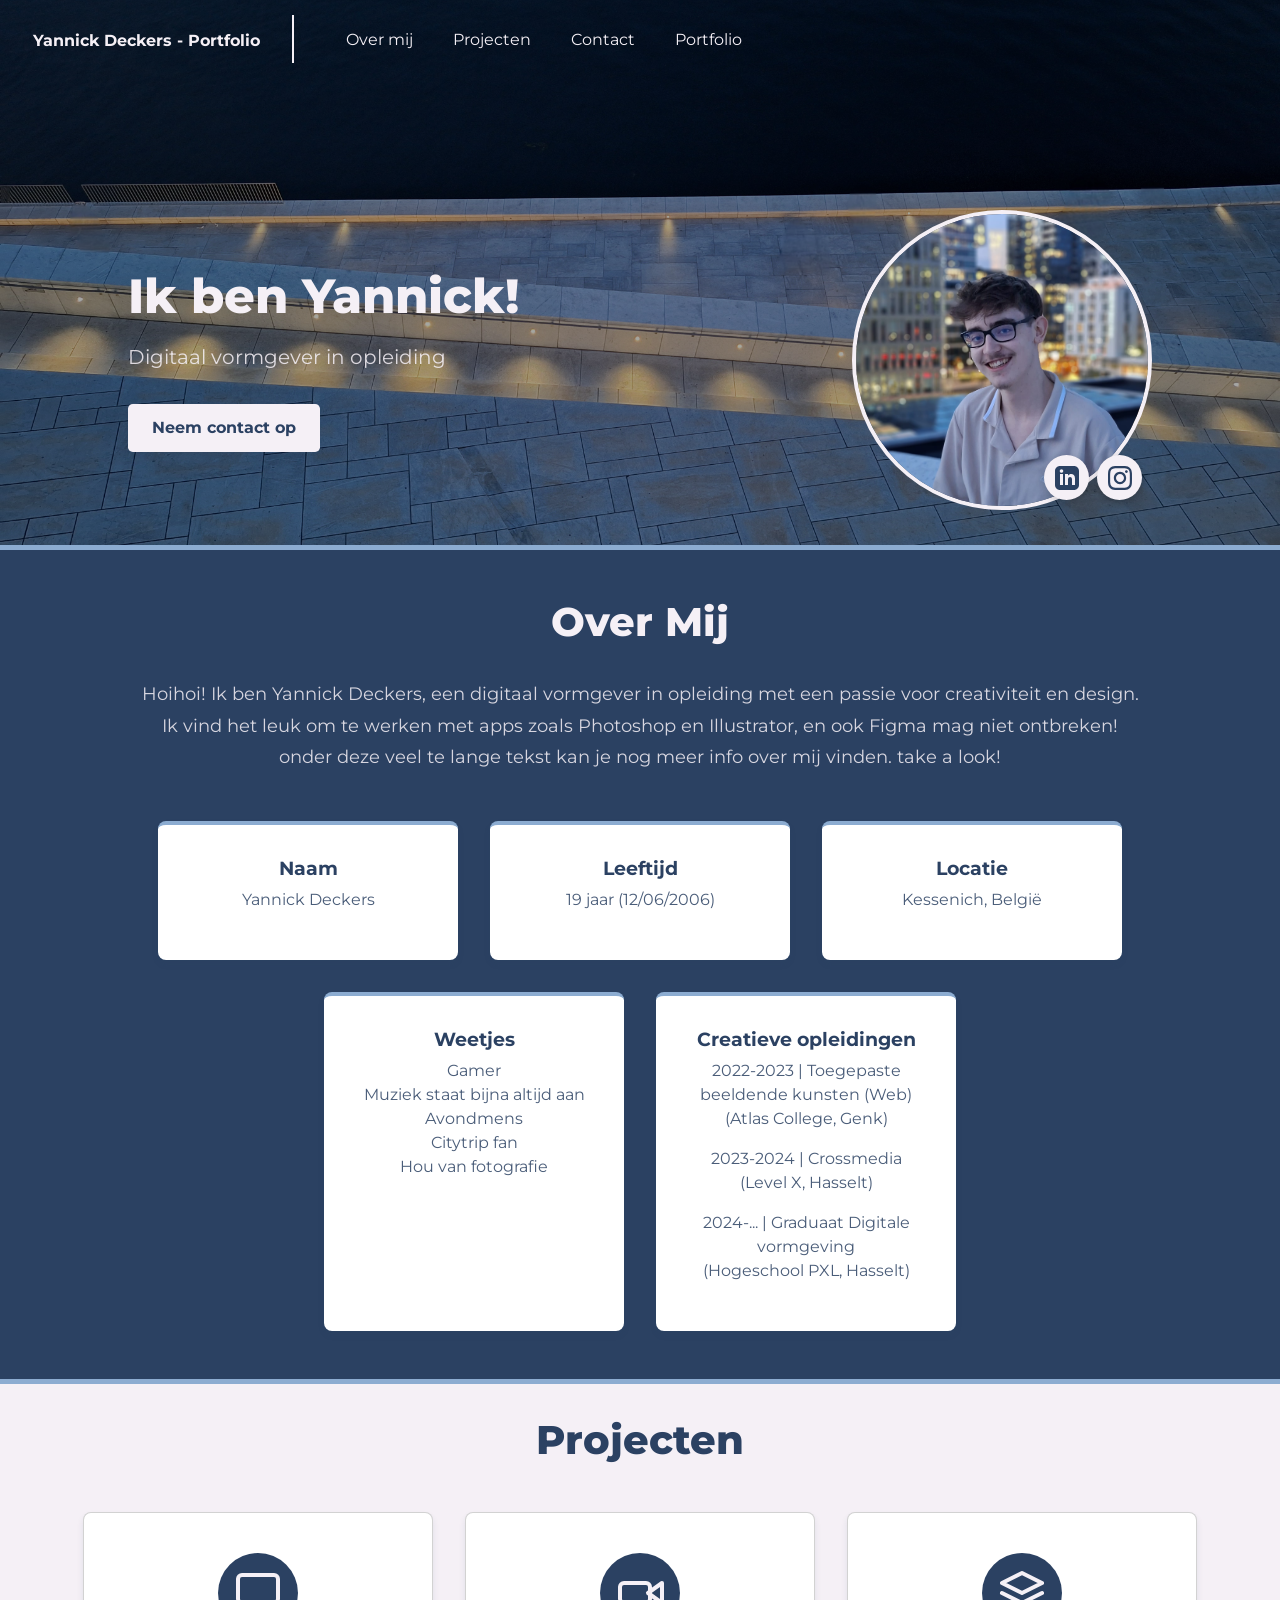
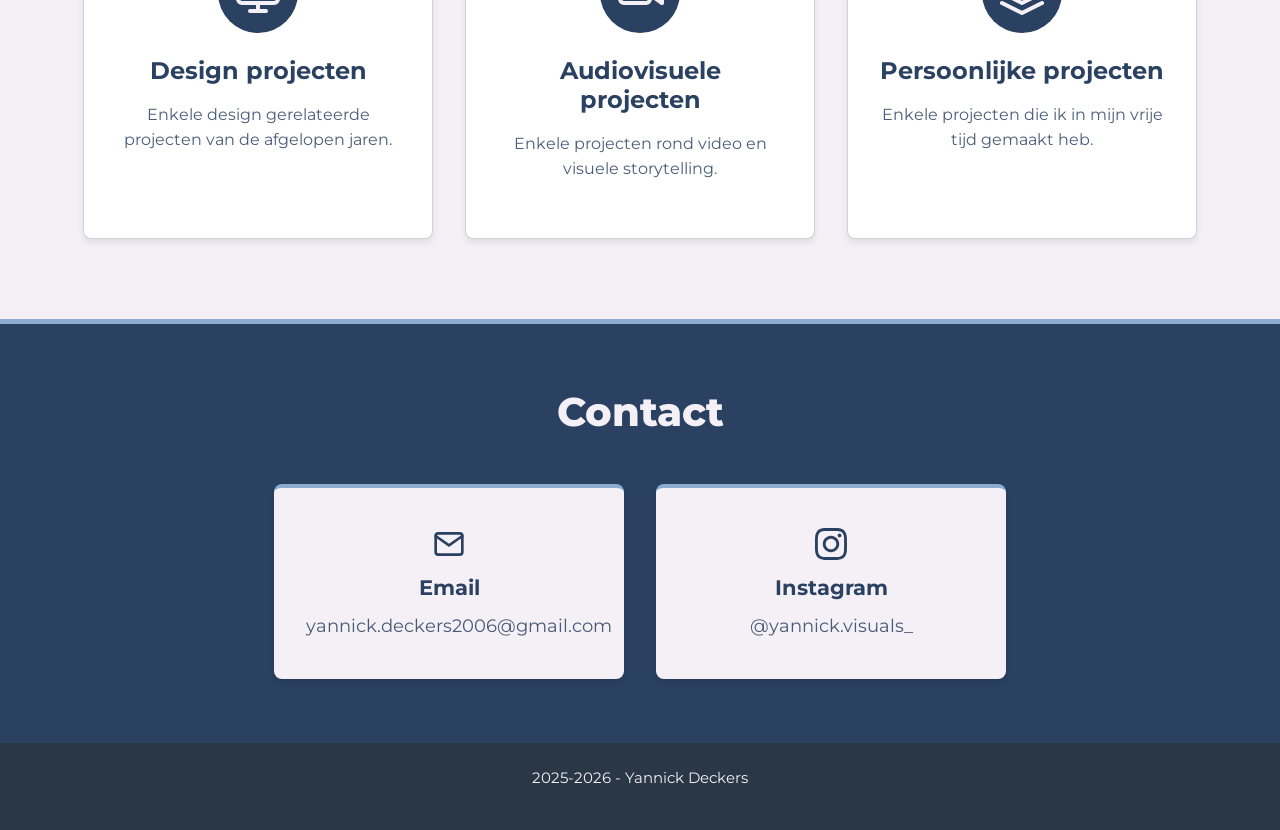
<file: index.html>
<!DOCTYPE html>
<html lang="nl">
<head>
    <meta charset="UTF-8">
    <meta name="viewport" content="width=device-width, initial-scale=1">
    <title>Portfolio - Yannick Deckers</title>
    <!-- Bootstrap CSS (CDN) -->
    <link href="https://cdn.jsdelivr.net/npm/bootstrap@5.3.2/dist/css/bootstrap.min.css" rel="stylesheet">
    <link rel="stylesheet" href="style.css">
    <link rel="preconnect" href="https://fonts.googleapis.com">
    <link rel="preconnect" href="https://fonts.gstatic.com" crossorigin>
    <link href="https://fonts.googleapis.com/css2?family=Montserrat:wght@400;600;700;800&display=swap" rel="stylesheet">
    <script src="script.js" defer></script>
</head>
<body>

<div class="bg-img">
    <section class="container">
        <nav class="navigation-bar">
            <h1>Yannick Deckers - Portfolio</h1>

            <button class="hamburger" id="hamburger">
                <span></span>
                <span></span>
                <span></span>
            </button>

            <ul id="navMenu">
                <li><a href="#about">Over mij</a></li>
                <li><a href="#projects">Projecten</a></li>
                <li><a href="#contact">Contact</a></li>
                <li><a href="portfolio.html">Portfolio</a></li>
            </ul>
        </nav>
    </section>
</div>

<div class="hero">
    <div class="hero-left">
        <h2>Ik ben Yannick!</h2>
        <p>Digitaal vormgever in opleiding</p>
        <a href="#contact" class="cta">Neem contact op</a>
    </div>

    <div class="hero-right">
        <div class="profile-wrapper">
            <img src="images/profilepic.jpg" alt="profile picture">
            <div class="social-icons">
                <a href="https://www.linkedin.com/in/jouw-profiel" target="_blank" class="social-icon">
                    <svg xmlns="http://www.w3.org/2000/svg" width="24" height="24" viewBox="0 0 24 24" fill="currentColor">
                        <path d="M19 0h-14c-2.761 0-5 2.239-5 5v14c0 2.761 2.239 5 5 5h14c2.762 0 5-2.239 5-5v-14c0-2.761-2.238-5-5-5zm-11 19h-3v-11h3v11zm-1.5-12.268c-.966 0-1.75-.79-1.75-1.764s.784-1.764 1.75-1.764 1.75.79 1.75 1.764-.783 1.764-1.75 1.764zm13.5 12.268h-3v-5.604c0-3.368-4-3.113-4 0v5.604h-3v-11h3v1.765c1.396-2.586 7-2.777 7 2.476v6.759z"/>
                    </svg>
                </a>
                <a href="https://www.instagram.com/yannick.visuals_" target="_blank" class="social-icon">
                    <svg xmlns="http://www.w3.org/2000/svg" width="24" height="24" viewBox="0 0 24 24" fill="currentColor">
                        <path d="M12 2.163c3.204 0 3.584.012 4.85.07 3.252.148 4.771 1.691 4.919 4.919.058 1.265.069 1.645.069 4.849 0 3.205-.012 3.584-.069 4.849-.149 3.225-1.664 4.771-4.919 4.919-1.266.058-1.644.07-4.85.07-3.204 0-3.584-.012-4.849-.07-3.26-.149-4.771-1.699-4.919-4.92-.058-1.265-.07-1.644-.07-4.849 0-3.204.013-3.583.07-4.849.149-3.227 1.664-4.771 4.919-4.919 1.266-.057 1.645-.069 4.849-.069zm0-2.163c-3.259 0-3.667.014-4.947.072-4.358.2-6.78 2.618-6.98 6.98-.059 1.281-.073 1.689-.073 4.948 0 3.259.014 3.668.072 4.948.2 4.358 2.618 6.78 6.98 6.98 1.281.058 1.689.072 4.948.072 3.259 0 3.668-.014 4.948-.072 4.354-.2 6.782-2.618 6.979-6.98.059-1.28.073-1.689.073-4.948 0-3.259-.014-3.667-.072-4.947-.196-4.354-2.617-6.78-6.979-6.98-1.281-.059-1.69-.073-4.949-.073zm0 5.838c-3.403 0-6.162 2.759-6.162 6.162s2.759 6.163 6.162 6.163 6.162-2.759 6.162-6.163c0-3.403-2.759-6.162-6.162-6.162zm0 10.162c-2.209 0-4-1.79-4-4 0-2.209 1.791-4 4-4s4 1.791 4 4c0 2.21-1.791 4-4 4zm6.406-11.845c-.796 0-1.441.645-1.441 1.44s.645 1.44 1.441 1.44c.795 0 1.439-.645 1.439-1.44s-.644-1.44-1.439-1.44z"/>
                    </svg>
                </a>
            </div>
        </div>
    </div>
</div>

<section class="about" id="about">
    <div class="about-container">
        <h2>Over Mij</h2>

        <div class="about-intro">
            <p>Hoihoi! Ik ben Yannick Deckers, een digitaal vormgever in opleiding met een passie voor creativiteit en design. Ik vind het leuk om te werken met apps zoals Photoshop en Illustrator, en ook Figma mag niet ontbreken! onder deze veel te lange tekst kan je nog meer info over mij vinden. take a look!  </p>
        </div>

        <div class="about-info">
            <div class="info-item">
                <h3>Naam</h3>
                <p>Yannick Deckers</p>
            </div>

            <div class="info-item">
                <h3>Leeftijd</h3>
                <p>19 jaar (12/06/2006)</p>
            </div>

            <div class="info-item">
                <h3>Locatie</h3>
                <p>Kessenich, België</p>
            </div>

            <div class="info-item">
                <h3>Weetjes</h3>
                <p>Gamer <br> Muziek staat bijna altijd aan <br> Avondmens <br> Citytrip fan <br> Hou van fotografie</p>
            </div>

            <div class="info-item">
                <h3>Creatieve opleidingen</h3>
                <p>2022-2023 | Toegepaste beeldende kunsten (Web) <br> (Atlas College, Genk) </p>
                <p>2023-2024 | Crossmedia <br> (Level X, Hasselt)</p>
                <p>2024-... | Graduaat Digitale vormgeving <br> (Hogeschool PXL, Hasselt)</p>
            </div>

        </div>
    </div>
</section>

<section class="categories" id="projects">
    <div class="categories-container">
        <h2 class="categories-title">Projecten</h2>

        <div class="cards-container">
            <a href="designprojecten.html" class="card">
                <div class="card-icon">
                    <svg xmlns="http://www.w3.org/2000/svg" width="48" height="48" viewBox="0 0 24 24" fill="none" stroke="currentColor" stroke-width="2" stroke-linecap="round" stroke-linejoin="round">
                        <rect x="2" y="3" width="20" height="14" rx="2"/>
                        <line x1="8" y1="21" x2="16" y2="21"/>
                        <line x1="12" y1="17" x2="12" y2="21"/>
                    </svg>
                </div>
                <h3>Design projecten</h3>
                <p>Enkele design gerelateerde projecten van de afgelopen jaren.</p>
            </a>

            <a href="audiovisueleprojecten.html" class="card">
                <div class="card-icon">
                    <svg xmlns="http://www.w3.org/2000/svg" width="48" height="48" viewBox="0 0 24 24" fill="none"
                         stroke="currentColor" stroke-width="2" stroke-linecap="round" stroke-linejoin="round">
                        <rect x="2" y="7" width="15" height="10" rx="2" ry="2"/>
                        <polygon points="23 7 16 12 23 17 23 7"/>
                    </svg>
                </div>
                <h3>Audiovisuele projecten </h3>
                <p>Enkele projecten rond video en visuele storytelling.</p>
            </a>

            <a href="persoonlijkeprojecten.html" class="card">
                <div class="card-icon">
                    <svg xmlns="http://www.w3.org/2000/svg" width="48" height="48" viewBox="0 0 24 24" fill="none" stroke="currentColor" stroke-width="2" stroke-linecap="round" stroke-linejoin="round">
                        <path d="M12 2L2 7l10 5 10-5-10-5z"/>
                        <path d="M2 17l10 5 10-5"/>
                        <path d="M2 12l10 5 10-5"/>
                    </svg>
                </div>
                <h3>Persoonlijke projecten</h3>
                <p>Enkele projecten die ik in mijn vrije tijd gemaakt heb.</p>
            </a>
        </div>
    </div>
</section>

<section class="contact" id="contact">
    <div class="contact-container">
        <h2>Contact</h2>
        <div class="contact-info">
            <div class="contact-item">
                <svg xmlns="http://www.w3.org/2000/svg" width="32" height="32" viewBox="0 0 24 24" fill="none" stroke="currentColor" stroke-width="2" stroke-linecap="round" stroke-linejoin="round">
                    <path d="M4 4h16c1.1 0 2 .9 2 2v12c0 1.1-.9 2-2 2H4c-1.1 0-2-.9-2-2V6c0-1.1.9-2 2-2z"/>
                    <polyline points="22,6 12,13 2,6"/>
                </svg>
                <h3>Email</h3>
                <a href="mailto:yannick.deckers2006@gmail.com">yannick.deckers2006@gmail.com</a>
            </div>
            <div class="contact-item">
                <svg xmlns="http://www.w3.org/2000/svg" width="32" height="32" viewBox="0 0 24 24" fill="currentColor">
                    <path d="M12 2.163c3.204 0 3.584.012 4.85.07 3.252.148 4.771 1.691 4.919 4.919.058 1.265.069 1.645.069 4.849 0 3.205-.012 3.584-.069 4.849-.149 3.225-1.664 4.771-4.919 4.919-1.266.058-1.644.07-4.85.07-3.204 0-3.584-.012-4.849-.07-3.26-.149-4.771-1.699-4.919-4.92-.058-1.265-.07-1.644-.07-4.849 0-3.204.013-3.583.07-4.849.149-3.227 1.664-4.771 4.919-4.919 1.266-.057 1.645-.069 4.849-.069zm0-2.163c-3.259 0-3.667.014-4.947.072-4.358.2-6.78 2.618-6.98 6.98-.059 1.281-.073 1.689-.073 4.948 0 3.259.014 3.668.072 4.948.2 4.358 2.618 6.78 6.98 6.98 1.281.058 1.689.072 4.948.072 3.259 0 3.668-.014 4.948-.072 4.354-.2 6.782-2.618 6.979-6.98.059-1.28.073-1.689.073-4.948 0-3.259-.014-3.667-.072-4.947-.196-4.354-2.617-6.78-6.979-6.98-1.281-.059-1.69-.073-4.949-.073zm0 5.838c-3.403 0-6.162 2.759-6.162 6.162s2.759 6.163 6.162 6.163 6.162-2.759 6.162-6.163c0-3.403-2.759-6.162-6.162-6.162zm0 10.162c-2.209 0-4-1.79-4-4 0-2.209 1.791-4 4-4s4 1.791 4 4c0 2.21-1.791 4-4 4zm6.406-11.845c-.796 0-1.441.645-1.441 1.44s.645 1.44 1.441 1.44c.795 0 1.439-.645 1.439-1.44s-.644-1.44-1.439-1.44z"/>
                </svg>
                <h3>Instagram</h3>
                <a href="https://www.instagram.com/yannick.visuals_" target="_blank">@yannick.visuals_</a>
            </div>
        </div>
    </div>
</section>

<footer class="footer">
    <p>2025-2026 - Yannick Deckers</p>
</footer>

</body>
</html>
</file>
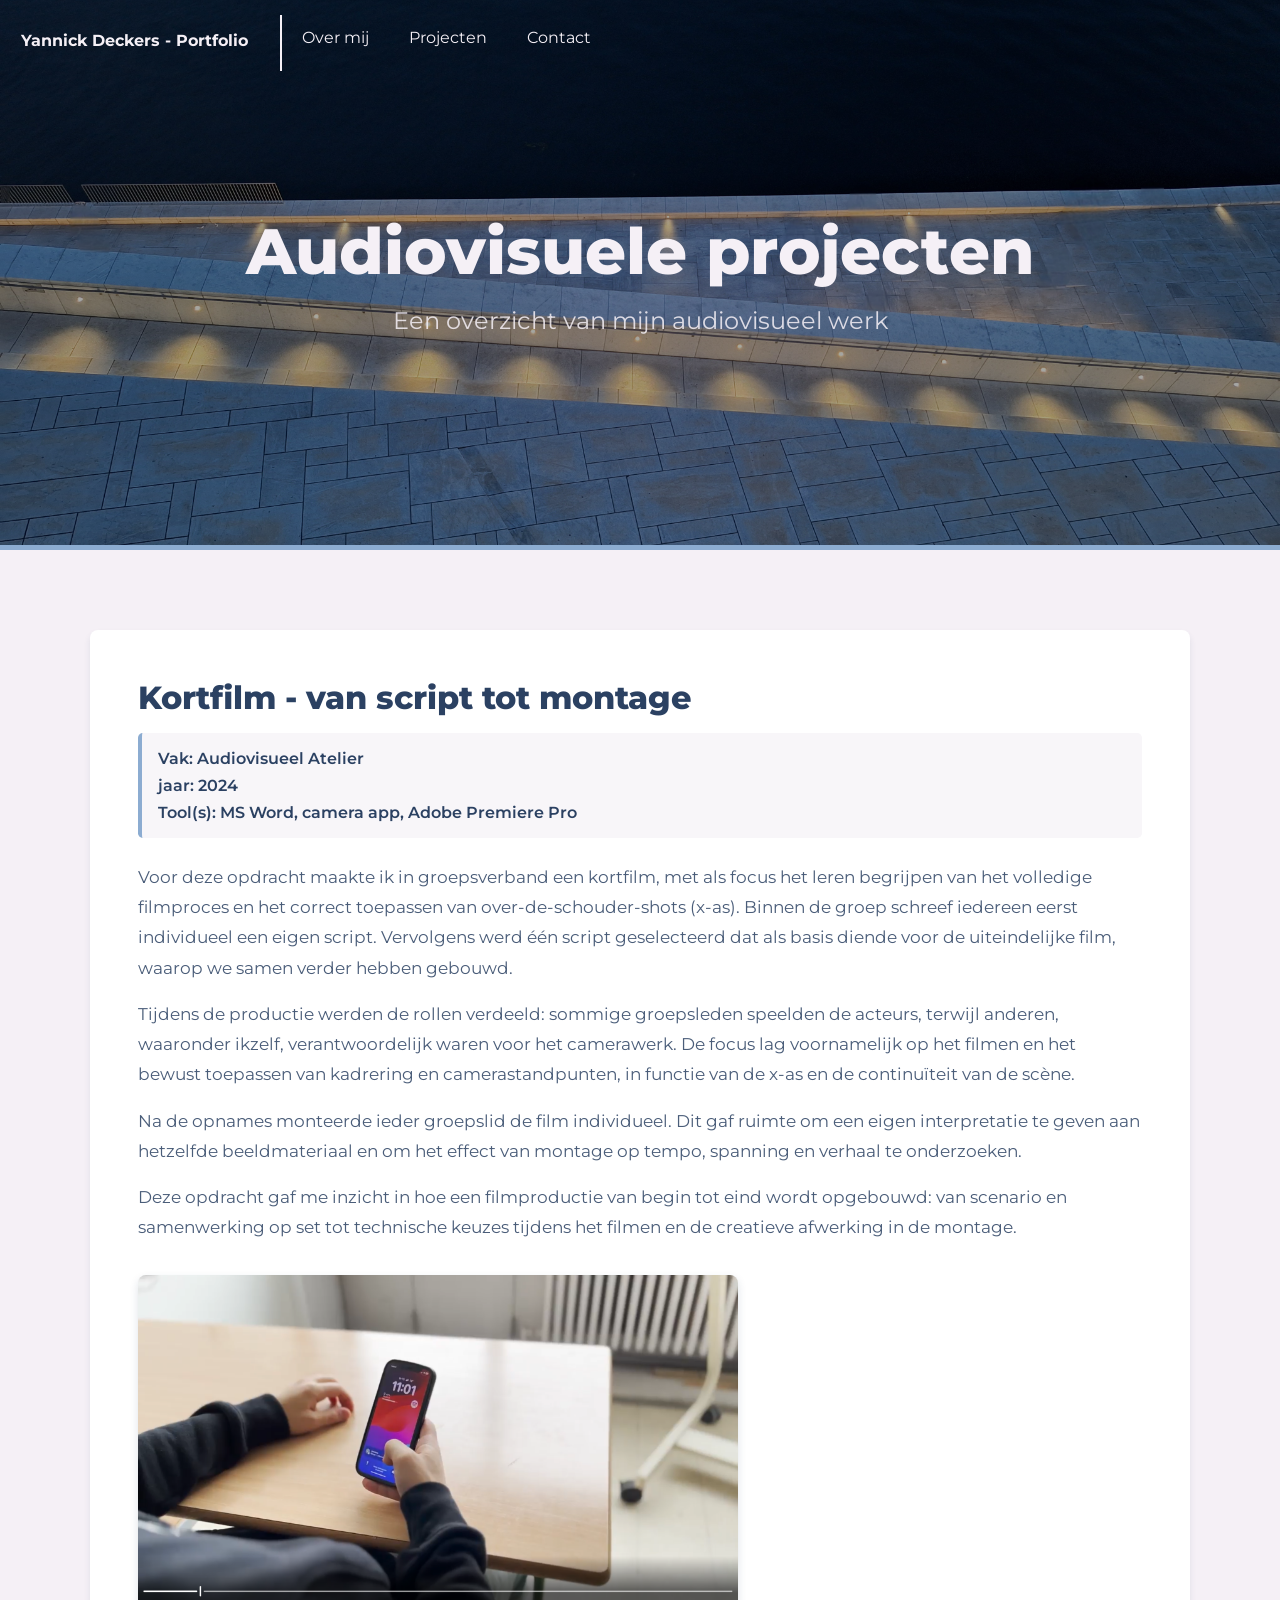
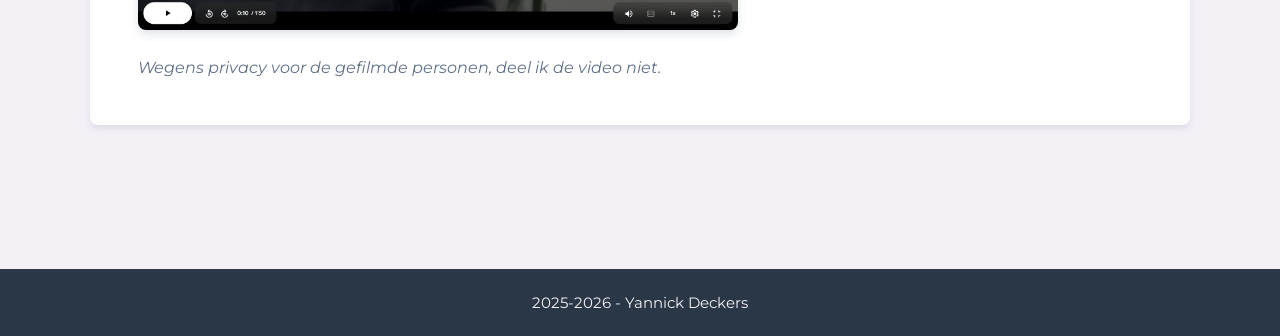
<file: audiovisueleprojecten.html>
<!DOCTYPE html>
<html lang="en">
<head>
    <meta charset="UTF-8">
    <meta name="viewport" content="width=device-width, initial-scale=1">
    <title>Audiovisuele projecten</title>
    <link rel="stylesheet" href="Projectenpaginas.css">
    <link rel="preconnect" href="https://fonts.googleapis.com">
    <link rel="preconnect" href="https://fonts.gstatic.com" crossorigin>
    <link href="https://fonts.googleapis.com/css2?family=Montserrat:wght@400;600;700;800&display=swap" rel="stylesheet">
    <link rel="stylesheet" href="style.css">
    <script src="script.js" defer></script>
</head>
<body>

<div class="bg-img">
    <section class="container">
        <nav class="navigation-bar">
            <h1>Yannick Deckers - Portfolio</h1>

            <button class="hamburger" id="hamburger">
                <span></span>
                <span></span>
                <span></span>
            </button>

            <ul id="navMenu">
                <li><a href="index.html#about">Over mij</a></li>
                <li><a href="index.html#projects">Projecten</a></li>
                <li><a href="index.html#contact">Contact</a></li>
            </ul>
        </nav>
    </section>

    <div class="page-title">
        <h2>Audiovisuele projecten</h2>
        <p>Een overzicht van mijn audiovisueel werk</p>
    </div>
</div>

<section class="projects-section">
    <div class="projects-container">

        <article class="project">
            <div class="project-text">
                <h2>Kortfilm - van script tot montage</h2>
                <ul class="project-info">
                    <li>Vak: Audiovisueel Atelier</li>
                    <li>jaar: 2024</li>
                    <li>Tool(s): MS Word, camera app, Adobe Premiere Pro</li>
                </ul>
                <p>Voor deze opdracht maakte ik in groepsverband een kortfilm, met als focus het leren begrijpen van het volledige filmproces en het correct toepassen van over-de-schouder-shots (x-as). Binnen de groep schreef iedereen eerst individueel een eigen script. Vervolgens werd één script geselecteerd dat als basis diende voor de uiteindelijke film, waarop we samen verder hebben gebouwd.</p>
                <p>Tijdens de productie werden de rollen verdeeld: sommige groepsleden speelden de acteurs, terwijl anderen, waaronder ikzelf, verantwoordelijk waren voor het camerawerk. De focus lag voornamelijk op het filmen en het bewust toepassen van kadrering en camerastandpunten, in functie van de x-as en de continuïteit van de scène.</p>
                <p>Na de opnames monteerde ieder groepslid de film individueel. Dit gaf ruimte om een eigen interpretatie te geven aan hetzelfde beeldmateriaal en om het effect van montage op tempo, spanning en verhaal te onderzoeken.</p>
                <p>Deze opdracht gaf me inzicht in hoe een filmproductie van begin tot eind wordt opgebouwd: van scenario en samenwerking op set tot technische keuzes tijdens het filmen en de creatieve afwerking in de montage.</p>
            </div>

            <div class="disclaimer">
            <div class="project-images-single">
                <img src="images/Kortfilm.png" alt="Kortfilm screenshot">
            </div>
            <p><i>Wegens privacy voor de gefilmde personen, deel ik de video niet.</i></p>
            </div>
        </article>

    </div>
</section>

<footer class="footer">
    <p>2025-2026 - Yannick Deckers</p>
</footer>

</body>
</html>
</file>
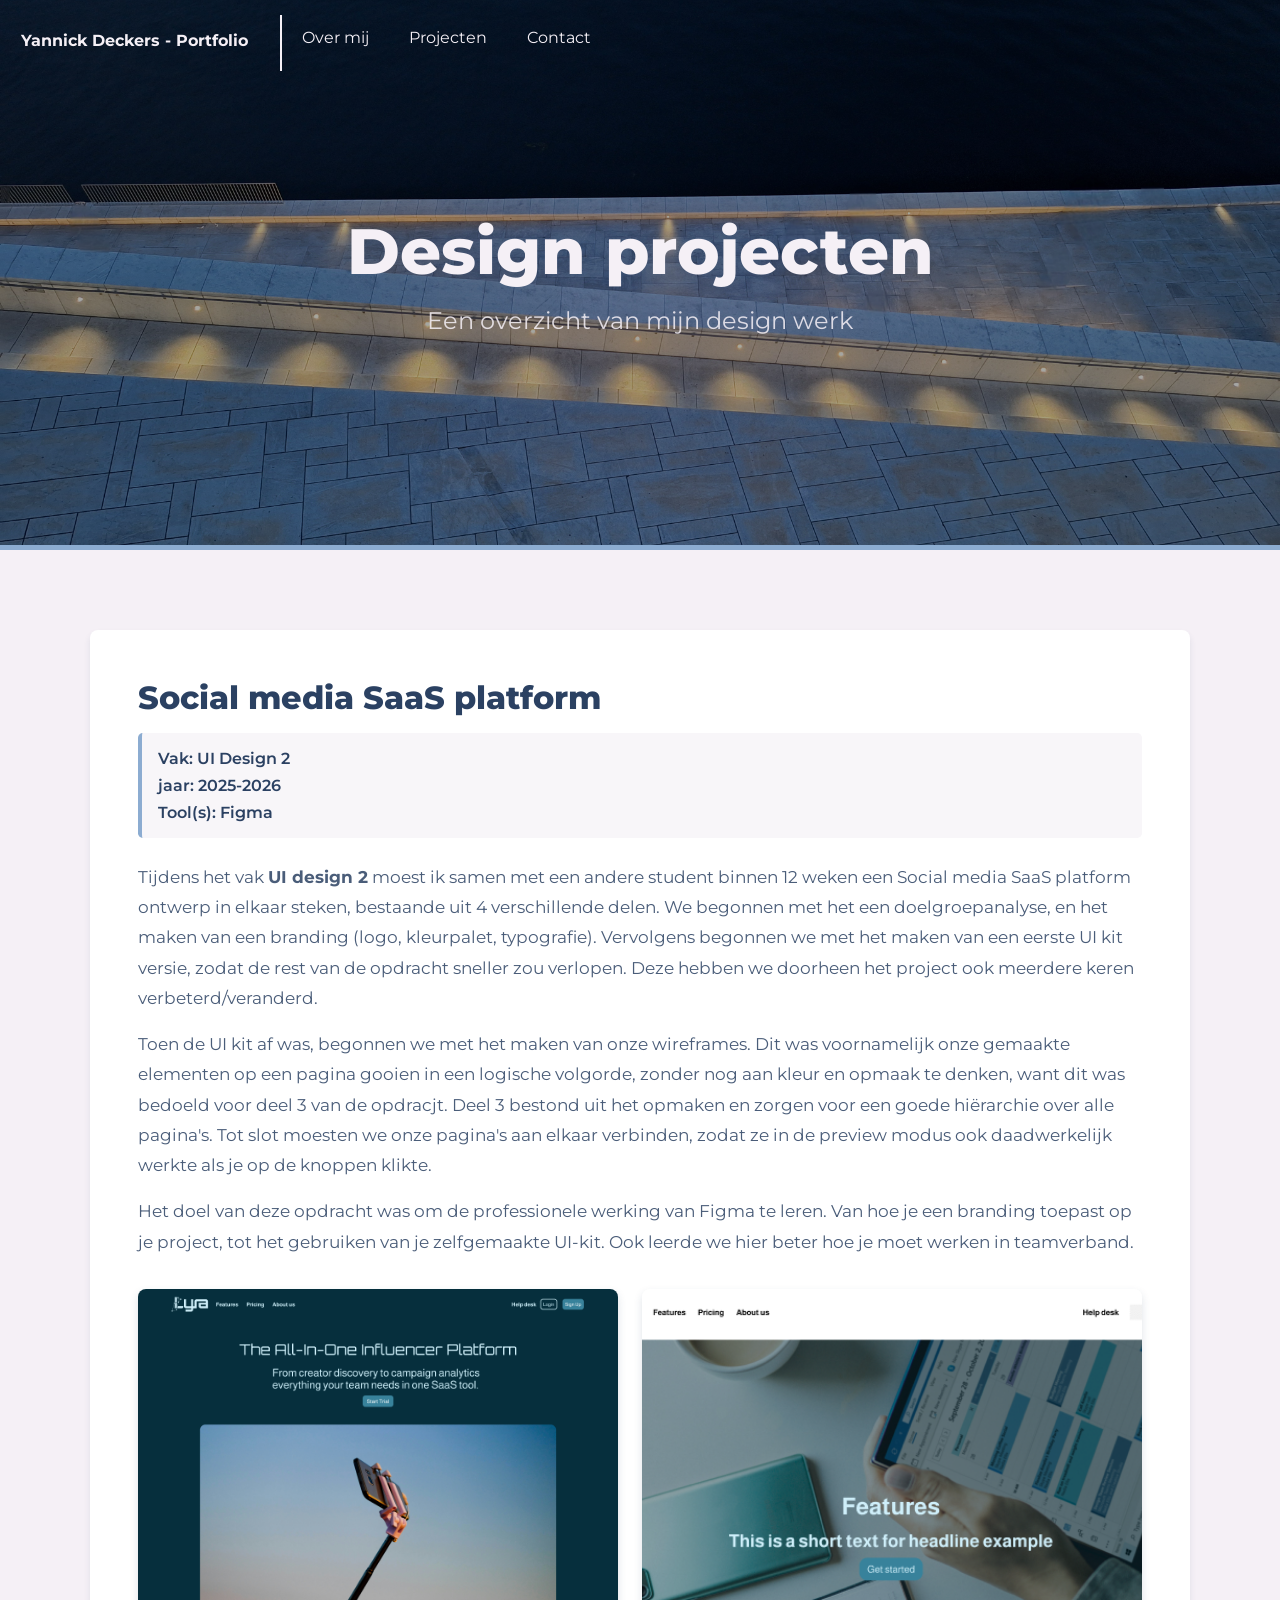
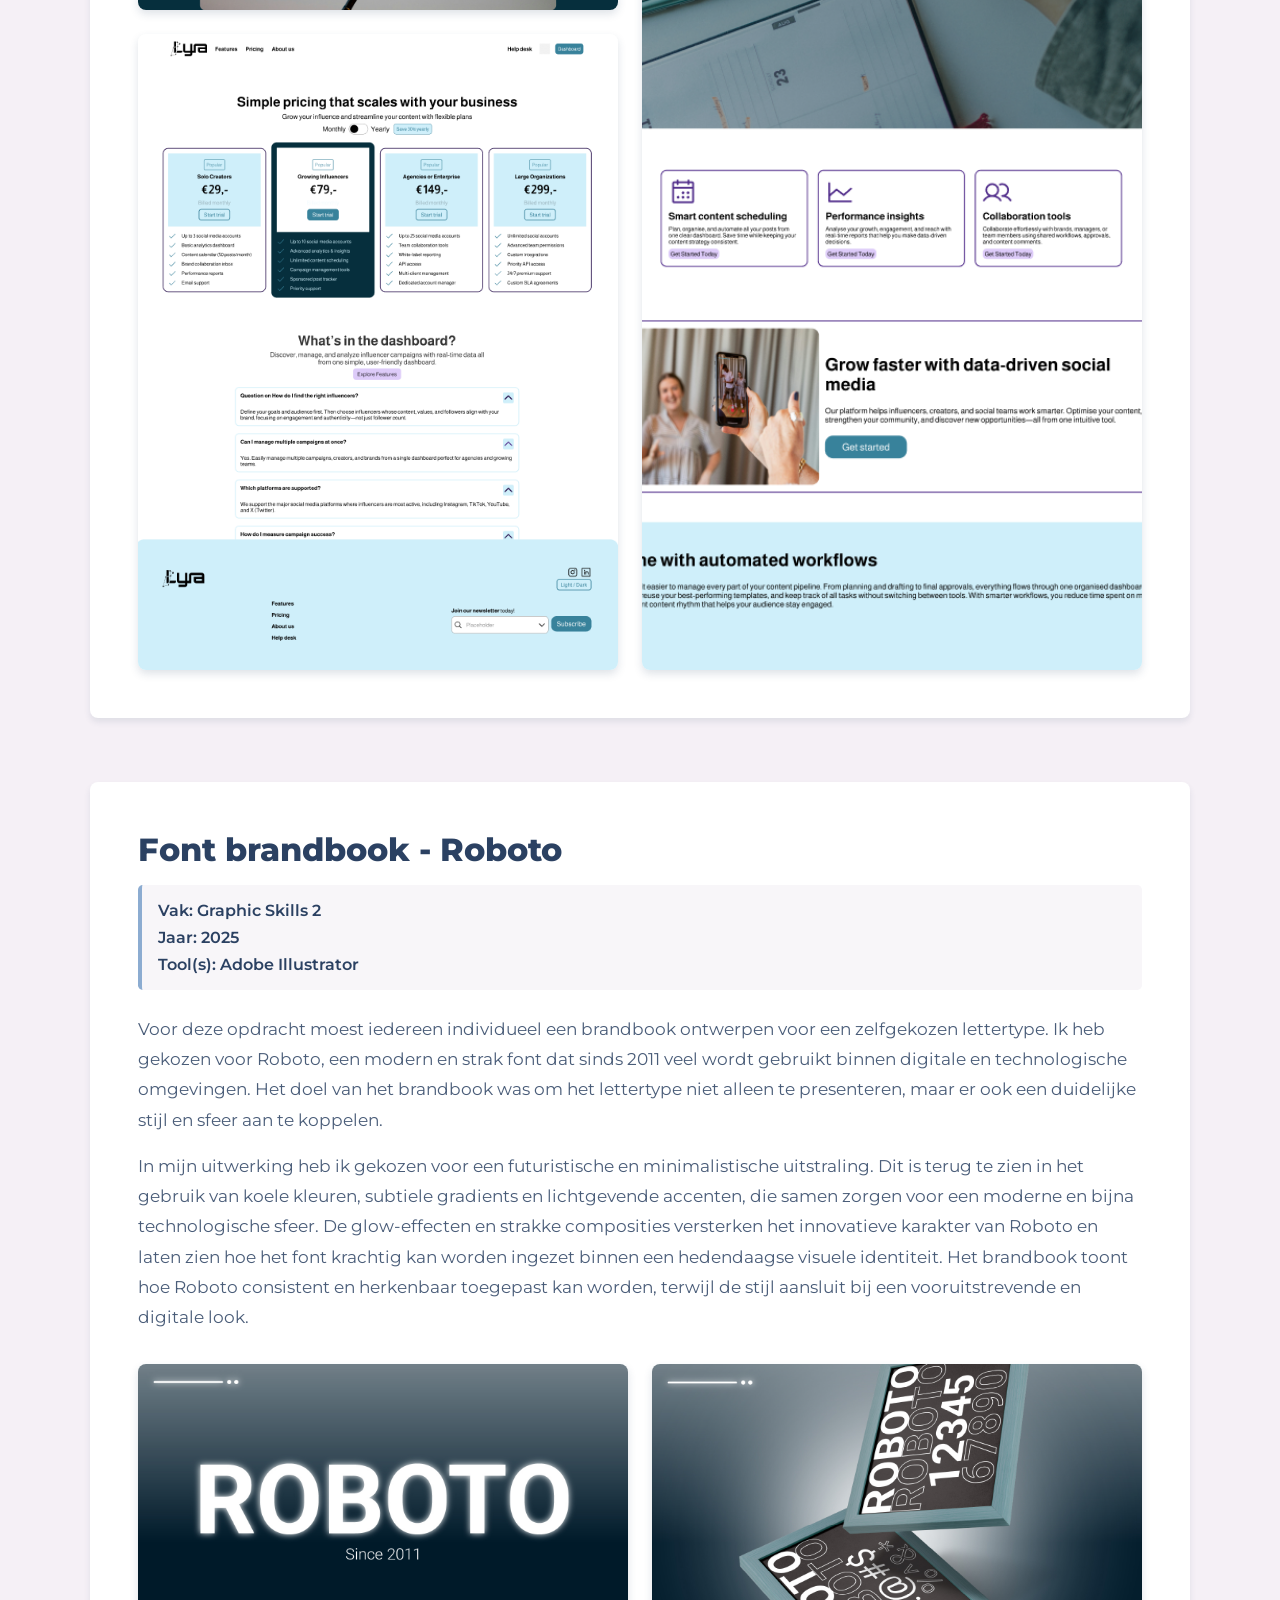
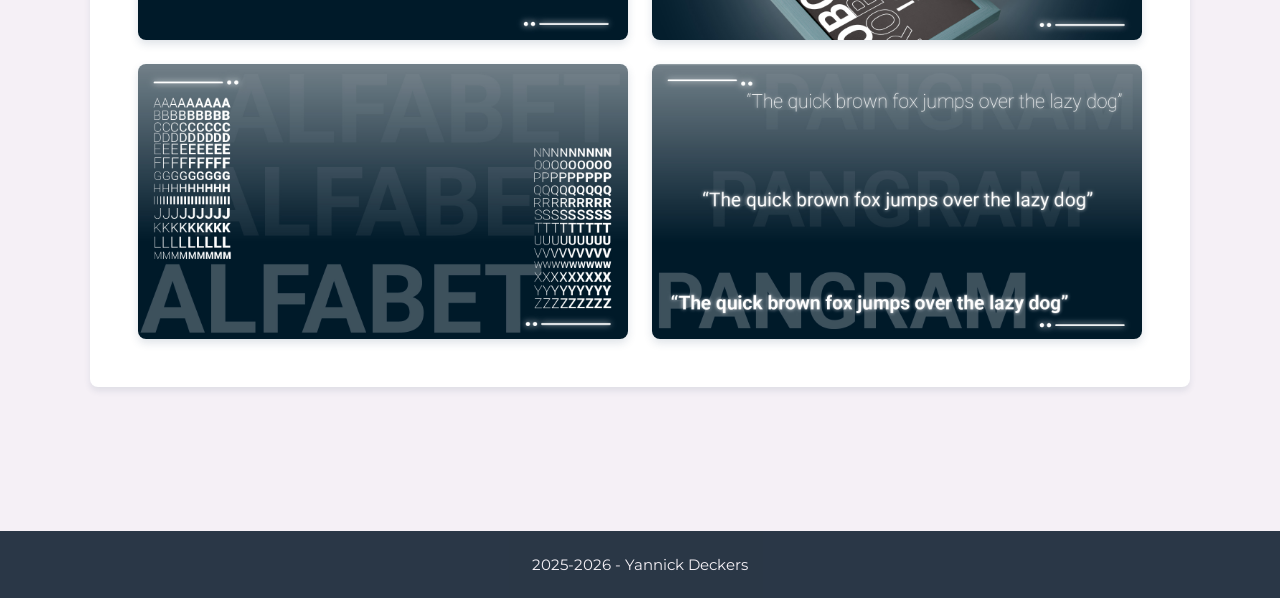
<file: designprojecten.html>
<!DOCTYPE html>
<html lang="nl">
<head>
    <meta charset="UTF-8">
    <meta name="viewport" content="width=device-width, initial-scale=1">
    <title>Grafische projecten</title>
    <link rel="stylesheet" href="Projectenpaginas.css">
    <link rel="preconnect" href="https://fonts.googleapis.com">
    <link rel="preconnect" href="https://fonts.gstatic.com" crossorigin>
    <link href="https://fonts.googleapis.com/css2?family=Montserrat:wght@400;600;700;800&display=swap" rel="stylesheet">
    <link rel="stylesheet" href="style.css">
    <script src="script.js" defer></script>
</head>
<body>

<div class="bg-img">
    <section class="container">
        <nav class="navigation-bar">
            <h1>Yannick Deckers - Portfolio</h1>

            <button class="hamburger" id="hamburger">
                <span></span>
                <span></span>
                <span></span>
            </button>

            <ul id="navMenu">
                <li><a href="index.html#about">Over mij</a></li>
                <li><a href="index.html#projects">Projecten</a></li>
                <li><a href="index.html#contact">Contact</a></li>
            </ul>
        </nav>
    </section>

    <div class="page-title">
        <h2>Design projecten</h2>
        <p>Een overzicht van mijn design werk</p>
    </div>
</div>

<section class="projects-section">
    <div class="projects-container">

        <article class="project">
            <div class="project-text">
                <h2>Social media SaaS platform</h2>
                <ul class="project-info">
                    <li>Vak: UI Design 2</li>
                    <li>jaar: 2025-2026</li>
                    <li>Tool(s): Figma</li>
                </ul>
                <p>Tijdens het vak <b>UI design 2</b> moest ik samen met een andere student binnen 12 weken een Social media SaaS platform ontwerp in elkaar steken, bestaande uit 4 verschillende delen. We begonnen met het een doelgroepanalyse, en het maken van een branding (logo, kleurpalet, typografie). Vervolgens begonnen we met het maken van een eerste UI kit versie, zodat de rest van de opdracht sneller zou verlopen. Deze hebben we doorheen het project ook meerdere keren verbeterd/veranderd.</p>
                <p>Toen de UI kit af was, begonnen we met het maken van onze wireframes. Dit was voornamelijk onze gemaakte elementen op een pagina gooien in een logische volgorde, zonder nog aan kleur en opmaak te denken, want dit was bedoeld voor deel 3 van de opdracjt. Deel 3 bestond uit het opmaken en zorgen voor een goede hiërarchie over alle pagina's. Tot slot moesten we onze pagina's aan elkaar verbinden, zodat ze in de preview modus ook daadwerkelijk werkte als je op de knoppen klikte. </p>
                <p>Het doel van deze opdracht was om de professionele werking van Figma te leren. Van hoe je een branding toepast op je project, tot het gebruiken van je zelfgemaakte UI-kit. Ook leerde we hier beter hoe je moet werken in teamverband.</p>
            </div>
            <div class="project-images">
                <div class="images-under-eachother">
                    <img src="images/Saas1.png" alt="SaaS homepage screenshot">
                    <img src="images/SaaS2.png" alt="Figma screenshot">
                </div>
                    <img src="images/SaaS3.png" alt="Figma screenshot">
            </div>
        </article>
        <article class="project">
            <div class="project-text">
                <h2>Font brandbook - Roboto</h2>
                <ul class="project-info">
                    <li>Vak: Graphic Skills 2</li>
                    <li>Jaar: 2025</li>
                    <li>Tool(s): Adobe Illustrator</li>
                </ul>
                <p>Voor deze opdracht moest iedereen individueel een brandbook ontwerpen voor een zelfgekozen lettertype. Ik heb gekozen voor Roboto, een modern en strak font dat sinds 2011 veel wordt gebruikt binnen digitale en technologische omgevingen. Het doel van het brandbook was om het lettertype niet alleen te presenteren, maar er ook een duidelijke stijl en sfeer aan te koppelen.</p>
                <p>In mijn uitwerking heb ik gekozen voor een futuristische en minimalistische uitstraling. Dit is terug te zien in het gebruik van koele kleuren, subtiele gradients en lichtgevende accenten, die samen zorgen voor een moderne en bijna technologische sfeer. De glow-effecten en strakke composities versterken het innovatieve karakter van Roboto en laten zien hoe het font krachtig kan worden ingezet binnen een hedendaagse visuele identiteit. Het brandbook toont hoe Roboto consistent en herkenbaar toegepast kan worden, terwijl de stijl aansluit bij een vooruitstrevende en digitale look.</p>
            </div>
            <div class="project-images">
                <div class="images-under-eachother">
                    <img src="images/Robotobb1.jpg" alt="Roboto brandbook screenshot">
                    <img src="images/Robotobb2.jpg" alt="Roboto brandbook screenshot">
                </div>
                <div class="images-under-eachother">
                <img src="images/Robotobb3.jpg" alt="Roboto brandbook screenshot">
                <img src="images/Robotobb4.jpg" alt="Roboto brandbook screenshot">
                </div>
            </div>
        </article>

    </div>
</section>

<footer class="footer">
    <p>2025-2026 - Yannick Deckers</p>
</footer>

</body>
</html>
</file>
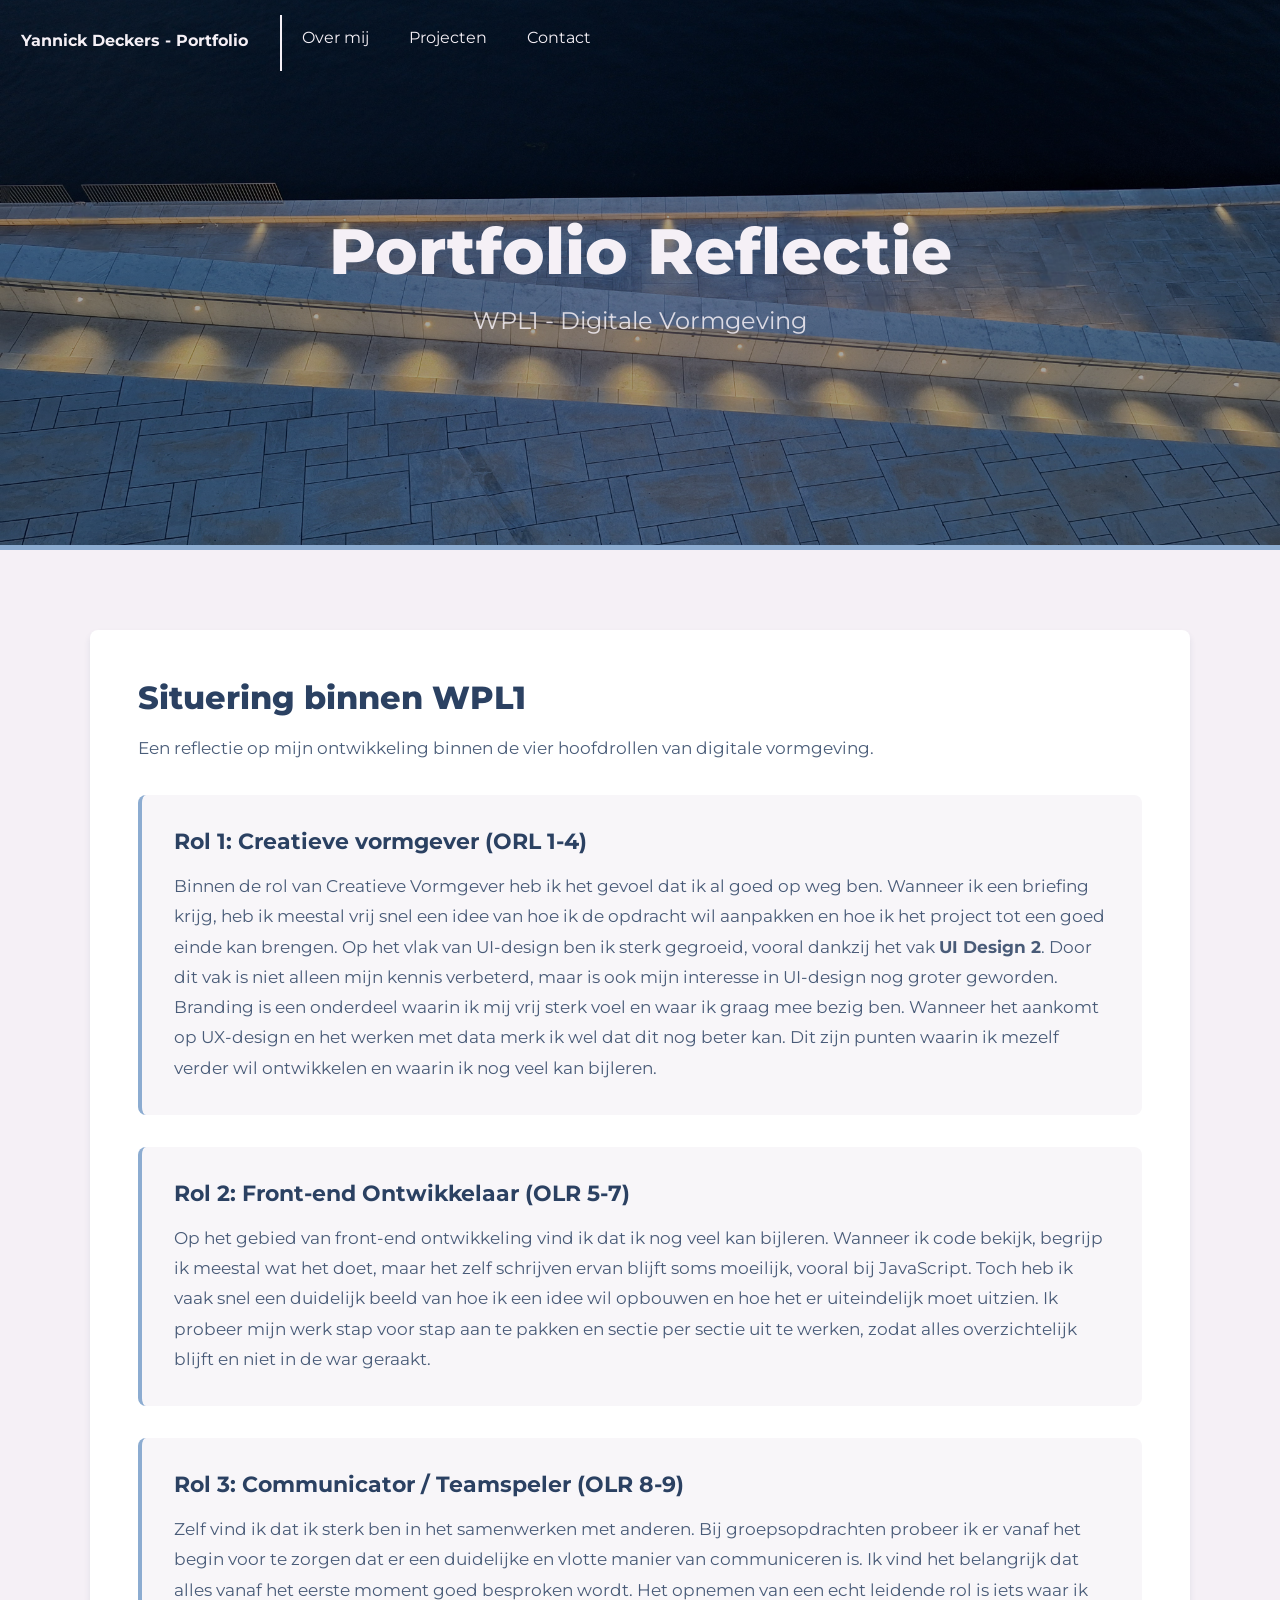
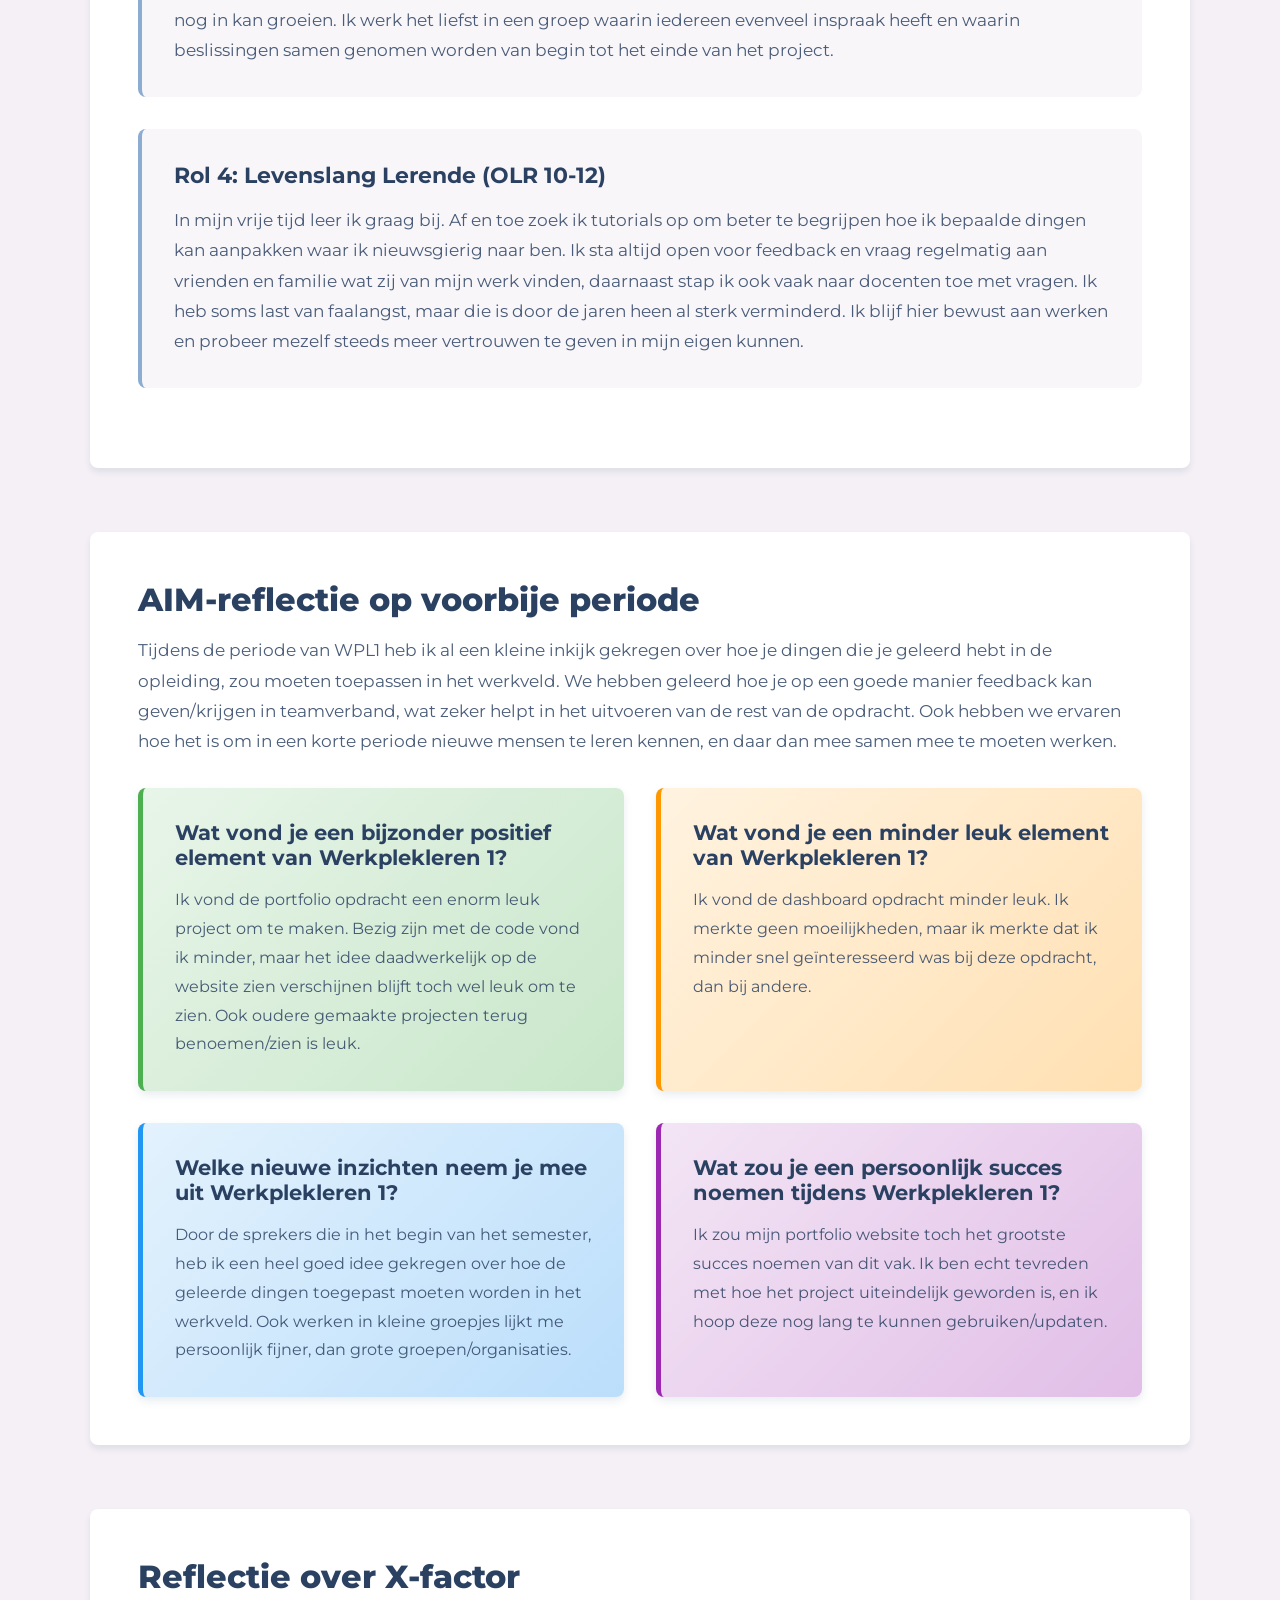
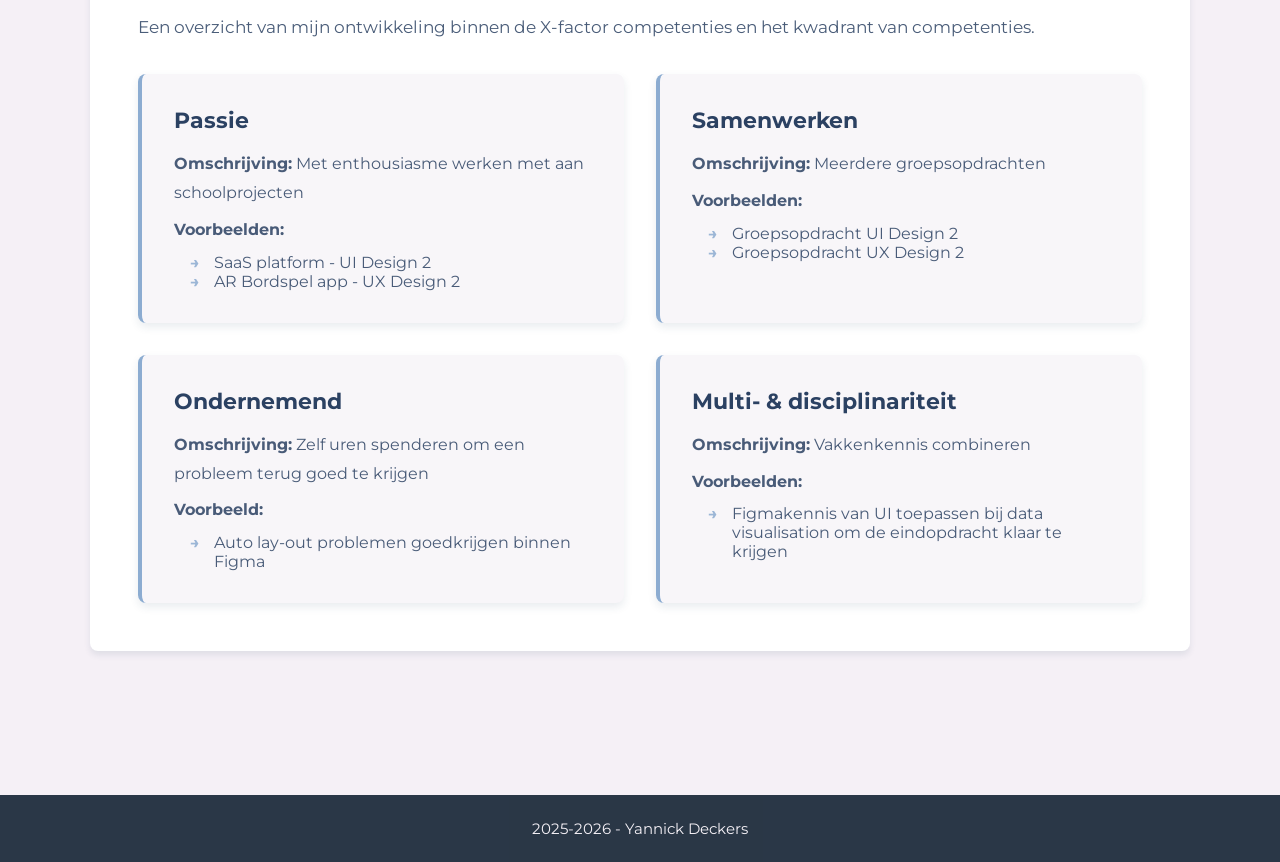
<file: eindreflectie.html>
<!DOCTYPE html>
<html lang="nl">
<head>
    <meta charset="UTF-8">
    <meta name="viewport" content="width=device-width, initial-scale=1">
    <title>Eindreflectie</title>
    <link rel="stylesheet" href="eindreflectie.css">
    <link rel="preconnect" href="https://fonts.googleapis.com">
    <link rel="preconnect" href="https://fonts.gstatic.com" crossorigin>
    <link href="https://fonts.googleapis.com/css2?family=Montserrat:wght@400;600;700;800&display=swap" rel="stylesheet">
    <link rel="stylesheet" href="style.css">
    <script src="script.js" defer></script>
</head>
<body>

<div class="bg-img">
    <section class="container">
        <nav class="navigation-bar">
            <h1>Yannick Deckers - Portfolio</h1>

            <button class="hamburger" id="hamburger">
                <span></span>
                <span></span>
                <span></span>
            </button>

            <ul id="navMenu">
                <li><a href="index.html#about">Over mij</a></li>
                <li><a href="index.html#projects">Projecten</a></li>
                <li><a href="index.html#contact">Contact</a></li>
            </ul>
        </nav>
    </section>

    <div class="page-title">
        <h2>Portfolio Reflectie</h2>
        <p>WPL1 - Digitale Vormgeving</p>
    </div>
</div>

<section class="projects-section">
    <div class="projects-container">

        <!-- Situering binnen WPL1 -->
        <article class="project">
            <div class="project-text">
                <h2>Situering binnen WPL1</h2>
                <p>Een reflectie op mijn ontwikkeling binnen de vier hoofdrollen van digitale vormgeving.</p>
            </div>

            <div class="role-section">
                <h3>Rol 1: Creatieve vormgever (ORL 1-4)</h3>
                <p>Binnen de rol van Creatieve Vormgever heb ik het gevoel dat ik al goed op weg ben. Wanneer ik een briefing krijg, heb ik meestal vrij snel een idee van hoe ik de opdracht wil aanpakken en hoe ik het project tot een goed einde kan brengen. Op het vlak van UI-design ben ik sterk gegroeid, vooral dankzij het vak <b>UI Design 2</b>. Door dit vak is niet alleen mijn kennis verbeterd, maar is ook mijn interesse in UI-design nog groter geworden. Branding is een onderdeel waarin ik mij vrij sterk voel en waar ik graag mee bezig ben. Wanneer het aankomt op UX-design en het werken met data merk ik wel dat dit nog beter kan. Dit zijn punten waarin ik mezelf verder wil ontwikkelen en waarin ik nog veel kan bijleren.</p>
            </div>

            <div class="role-section">
                <h3>Rol 2: Front-end Ontwikkelaar (OLR 5-7)</h3>
                <p>Op het gebied van front-end ontwikkeling vind ik dat ik nog veel kan bijleren. Wanneer ik code bekijk, begrijp ik meestal wat het doet, maar het zelf schrijven ervan blijft soms moeilijk, vooral bij JavaScript. Toch heb ik vaak snel een duidelijk beeld van hoe ik een idee wil opbouwen en hoe het er uiteindelijk moet uitzien. Ik probeer mijn werk stap voor stap aan te pakken en sectie per sectie uit te werken, zodat alles overzichtelijk blijft en niet in de war geraakt.</p>
            </div>

            <div class="role-section">
                <h3>Rol 3: Communicator / Teamspeler (OLR 8-9)</h3>
                <p>Zelf vind ik dat ik sterk ben in het samenwerken met anderen. Bij groepsopdrachten probeer ik er vanaf het begin voor te zorgen dat er een duidelijke en vlotte manier van communiceren is. Ik vind het belangrijk dat alles vanaf het eerste moment goed besproken wordt. Het opnemen van een echt leidende rol is iets waar ik nog in kan groeien. Ik werk het liefst in een groep waarin iedereen evenveel inspraak heeft en waarin beslissingen samen genomen worden van begin tot het einde van het project.</p>
            </div>

            <div class="role-section">
                <h3>Rol 4: Levenslang Lerende (OLR 10-12)</h3>
                <p>In mijn vrije tijd leer ik graag bij. Af en toe zoek ik tutorials op om beter te begrijpen hoe ik bepaalde dingen kan aanpakken waar ik nieuwsgierig naar ben. Ik sta altijd open voor feedback en vraag regelmatig aan vrienden en familie wat zij van mijn werk vinden, daarnaast stap ik ook vaak naar docenten toe met vragen. Ik heb soms last van faalangst, maar die is door de jaren heen al sterk verminderd. Ik blijf hier bewust aan werken en probeer mezelf steeds meer vertrouwen te geven in mijn eigen kunnen.</p>
            </div>
        </article>

        <!-- AIM-reflectie -->
        <article class="project">
            <div class="project-text">
                <h2>AIM-reflectie op voorbije periode</h2>
                <p>Tijdens de periode van WPL1 heb ik al een kleine inkijk gekregen over hoe je dingen die je geleerd hebt in de opleiding, zou moeten toepassen in het werkveld. We hebben geleerd hoe je op een goede manier feedback kan geven/krijgen in teamverband, wat zeker helpt in het uitvoeren van de rest van de opdracht. Ook hebben we ervaren hoe het is om in een korte periode nieuwe mensen te leren kennen, en daar dan mee samen mee te moeten werken.</p>
            </div>

            <div class="reflection-grid">
                <div class="reflection-item positive">
                    <h3>Wat vond je een bijzonder positief element van Werkplekleren 1?</h3>
                    <p>Ik vond de portfolio opdracht een enorm leuk project om te maken. Bezig zijn met de code vond ik minder, maar het idee daadwerkelijk op de website zien verschijnen blijft toch wel leuk om te zien. Ook oudere gemaakte projecten terug benoemen/zien is leuk.</p>
                </div>

                <div class="reflection-item negative">
                    <h3>Wat vond je een minder leuk element van Werkplekleren 1?</h3>
                    <p>Ik vond de dashboard opdracht minder leuk. Ik merkte geen moeilijkheden, maar ik merkte dat ik minder snel geïnteresseerd was bij deze opdracht, dan bij andere.</p>
                </div>

                <div class="reflection-item insight">
                    <h3>Welke nieuwe inzichten neem je mee uit Werkplekleren 1?</h3>
                    <p>Door de sprekers die in het begin van het semester, heb ik een heel goed idee gekregen over hoe de geleerde dingen toegepast moeten worden in het werkveld. Ook werken in kleine groepjes lijkt me persoonlijk fijner, dan grote groepen/organisaties.</p>
                </div>

                <div class="reflection-item success">
                    <h3>Wat zou je een persoonlijk succes noemen tijdens Werkplekleren 1?</h3>
                    <p>Ik zou mijn portfolio website toch het grootste succes noemen van dit vak. Ik ben echt tevreden met hoe het project uiteindelijk geworden is, en ik hoop deze nog lang te kunnen gebruiken/updaten.</p>
                </div>
            </div>
        </article>

        <!-- X-Factor & Kwadrant -->
        <article class="project">
            <div class="project-text">
                <h2>Reflectie over X-factor</h2>
                <p>Een overzicht van mijn ontwikkeling binnen de X-factor competenties en het kwadrant van competenties.</p>
            </div>

            <div class="xfactor-grid">
                <div class="xfactor-item">
                    <h3>Passie</h3>
                    <p><b>Omschrijving:</b> Met enthousiasme werken met aan schoolprojecten</p>
                    <p><b>Voorbeelden:</b></p>
                    <ul>
                        <li>SaaS platform - UI Design 2</li>
                        <li>AR Bordspel app - UX Design 2</li>
                    </ul>
                </div>

                <div class="xfactor-item">
                    <h3>Samenwerken</h3>
                    <p><b>Omschrijving:</b> Meerdere groepsopdrachten</p>
                    <p><b>Voorbeelden:</b></p>
                    <ul>
                        <li>Groepsopdracht UI Design 2</li>
                        <li>Groepsopdracht UX Design 2</li>
                    </ul>
                </div>

                <div class="xfactor-item">
                    <h3>Ondernemend</h3>
                    <p><b>Omschrijving:</b> Zelf uren spenderen om een probleem terug goed te krijgen</p>
                    <p><b>Voorbeeld:</b></p>
                    <ul>
                        <li>Auto lay-out problemen goedkrijgen binnen Figma</li>
                    </ul>
                </div>

                <div class="xfactor-item">
                    <h3>Multi- & disciplinariteit</h3>
                    <p><b>Omschrijving:</b> Vakkenkennis combineren</p>
                    <p><b>Voorbeelden:</b></p>
                    <ul>
                        <li>Figmakennis van UI toepassen bij data visualisation om de eindopdracht klaar te krijgen</li>
                    </ul>
                </div>
            </div>
        </article>

    </div>
</section>

<footer class="footer">
    <p>2025-2026 - Yannick Deckers</p>
</footer>


</body>
</html>
</file>
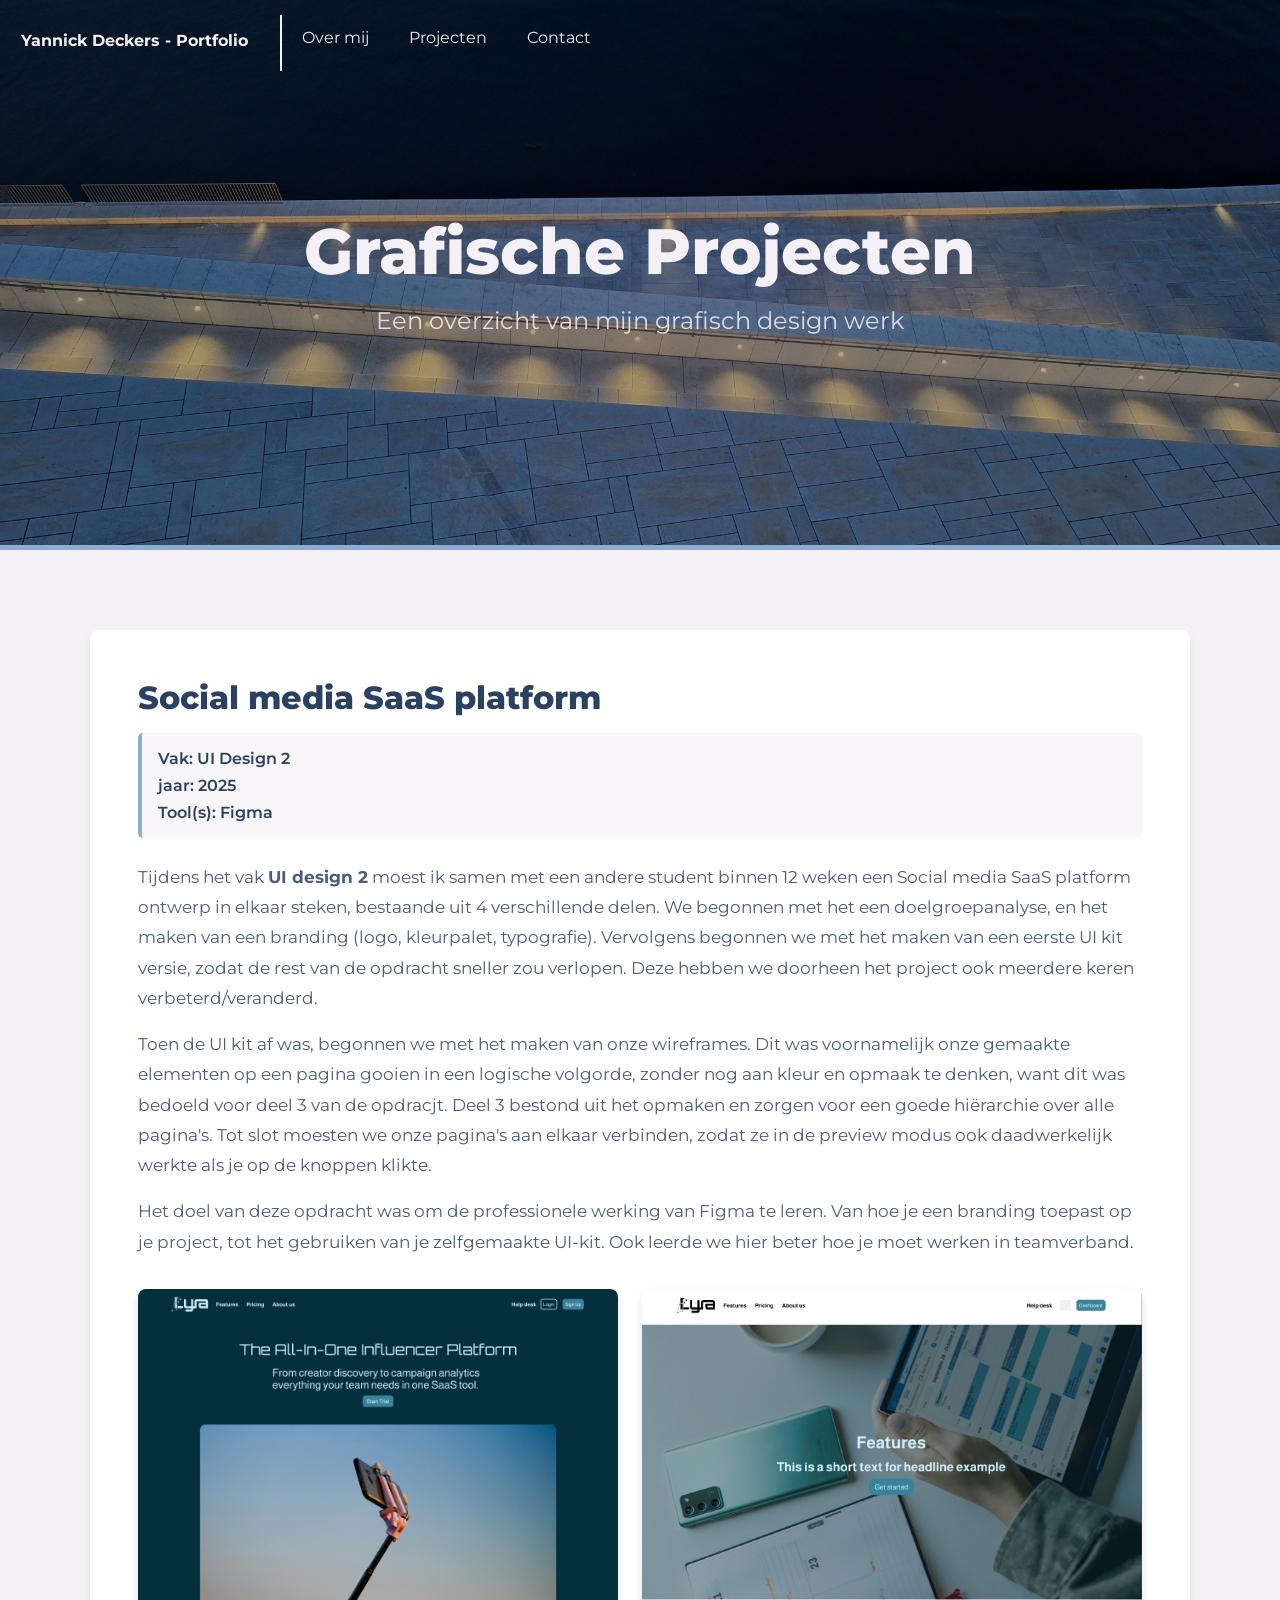
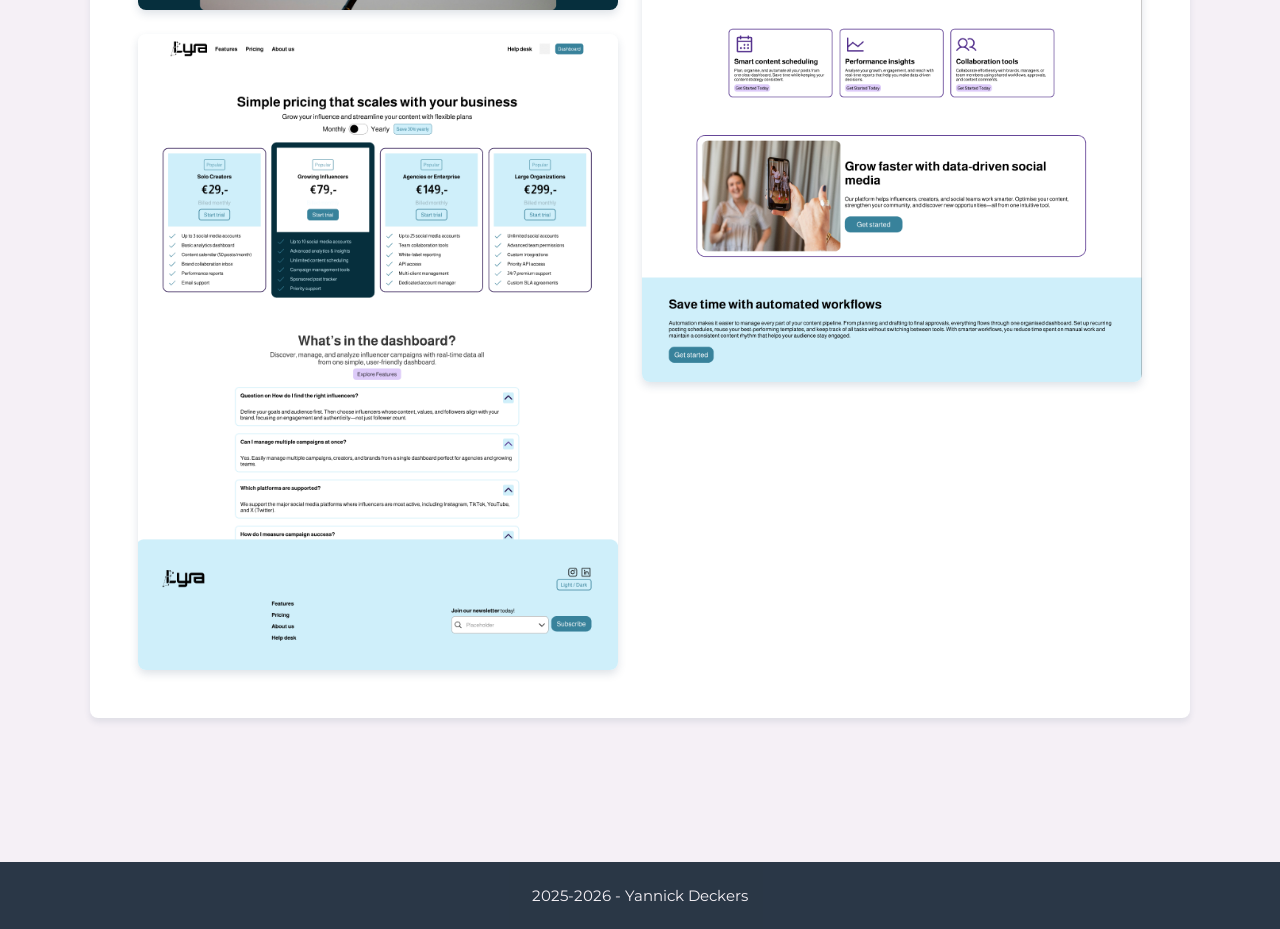
<file: grafischeprojecten.html>
<!DOCTYPE html>
<html lang="nl">
<head>
    <meta charset="UTF-8">
    <title>Title</title>
    <link rel="stylesheet" href="grafischeprojecten.css">
    <link rel="preconnect" href="https://fonts.googleapis.com">
    <link rel="preconnect" href="https://fonts.gstatic.com" crossorigin>
    <link href="https://fonts.googleapis.com/css2?family=Montserrat:wght@400;600;700;800&display=swap" rel="stylesheet">
    <link rel="stylesheet" href="style.css">
    <script src="grafischeprojecten.js" defer></script>
</head>
<body>

<div class="bg-img">
    <section class="container">
        <nav class="navigation-bar">
            <h1>Yannick Deckers - Portfolio</h1>

            <button class="hamburger" id="hamburger">
                <span></span>
                <span></span>
                <span></span>
            </button>

            <ul id="navMenu">
                <li><a href="index.html#about">Over mij</a></li>
                <li><a href="index.html#projects">Projecten</a></li>
                <li><a href="index.html#contact">Contact</a></li>
            </ul>
        </nav>
    </section>

    <div class="page-title">
        <h2>Grafische Projecten</h2>
        <p>Een overzicht van mijn grafisch design werk</p>
    </div>
</div>

<section class="projects-section">
    <div class="projects-container">

        <article class="project">
            <div class="project-text">
                <h2>Social media SaaS platform</h2>
                <ul class="project-info">
                    <li>Vak: UI Design 2</li>
                    <li>jaar: 2025</li>
                    <li>Tool(s): Figma</li>
                </ul>
                <p>Tijdens het vak <b>UI design 2</b> moest ik samen met een andere student binnen 12 weken een Social media SaaS platform ontwerp in elkaar steken, bestaande uit 4 verschillende delen. We begonnen met het een doelgroepanalyse, en het maken van een branding (logo, kleurpalet, typografie). Vervolgens begonnen we met het maken van een eerste UI kit versie, zodat de rest van de opdracht sneller zou verlopen. Deze hebben we doorheen het project ook meerdere keren verbeterd/veranderd.</p>
                <p>Toen de UI kit af was, begonnen we met het maken van onze wireframes. Dit was voornamelijk onze gemaakte elementen op een pagina gooien in een logische volgorde, zonder nog aan kleur en opmaak te denken, want dit was bedoeld voor deel 3 van de opdracjt. Deel 3 bestond uit het opmaken en zorgen voor een goede hiërarchie over alle pagina's. Tot slot moesten we onze pagina's aan elkaar verbinden, zodat ze in de preview modus ook daadwerkelijk werkte als je op de knoppen klikte. </p>
                <p>Het doel van deze opdracht was om de professionele werking van Figma te leren. Van hoe je een branding toepast op je project, tot het gebruiken van je zelfgemaakte UI-kit. Ook leerde we hier beter hoe je moet werken in teamverband.</p>
            </div>
            <div class="project-images">
                <div class="images-under-eachother">
                    <img src="images/Saas1.png" alt="SaaS homepage screenshot">
                    <img src="images/SaaS2.png" alt="Figma screenshot">
                </div>
                    <img src="images/SaaS3.png" alt="Figma screenshot">
            </div>
        </article>

    </div>
</section>

<footer class="footer">
    <p>2025-2026 - Yannick Deckers</p>
</footer>

</body>
</html>
</file>
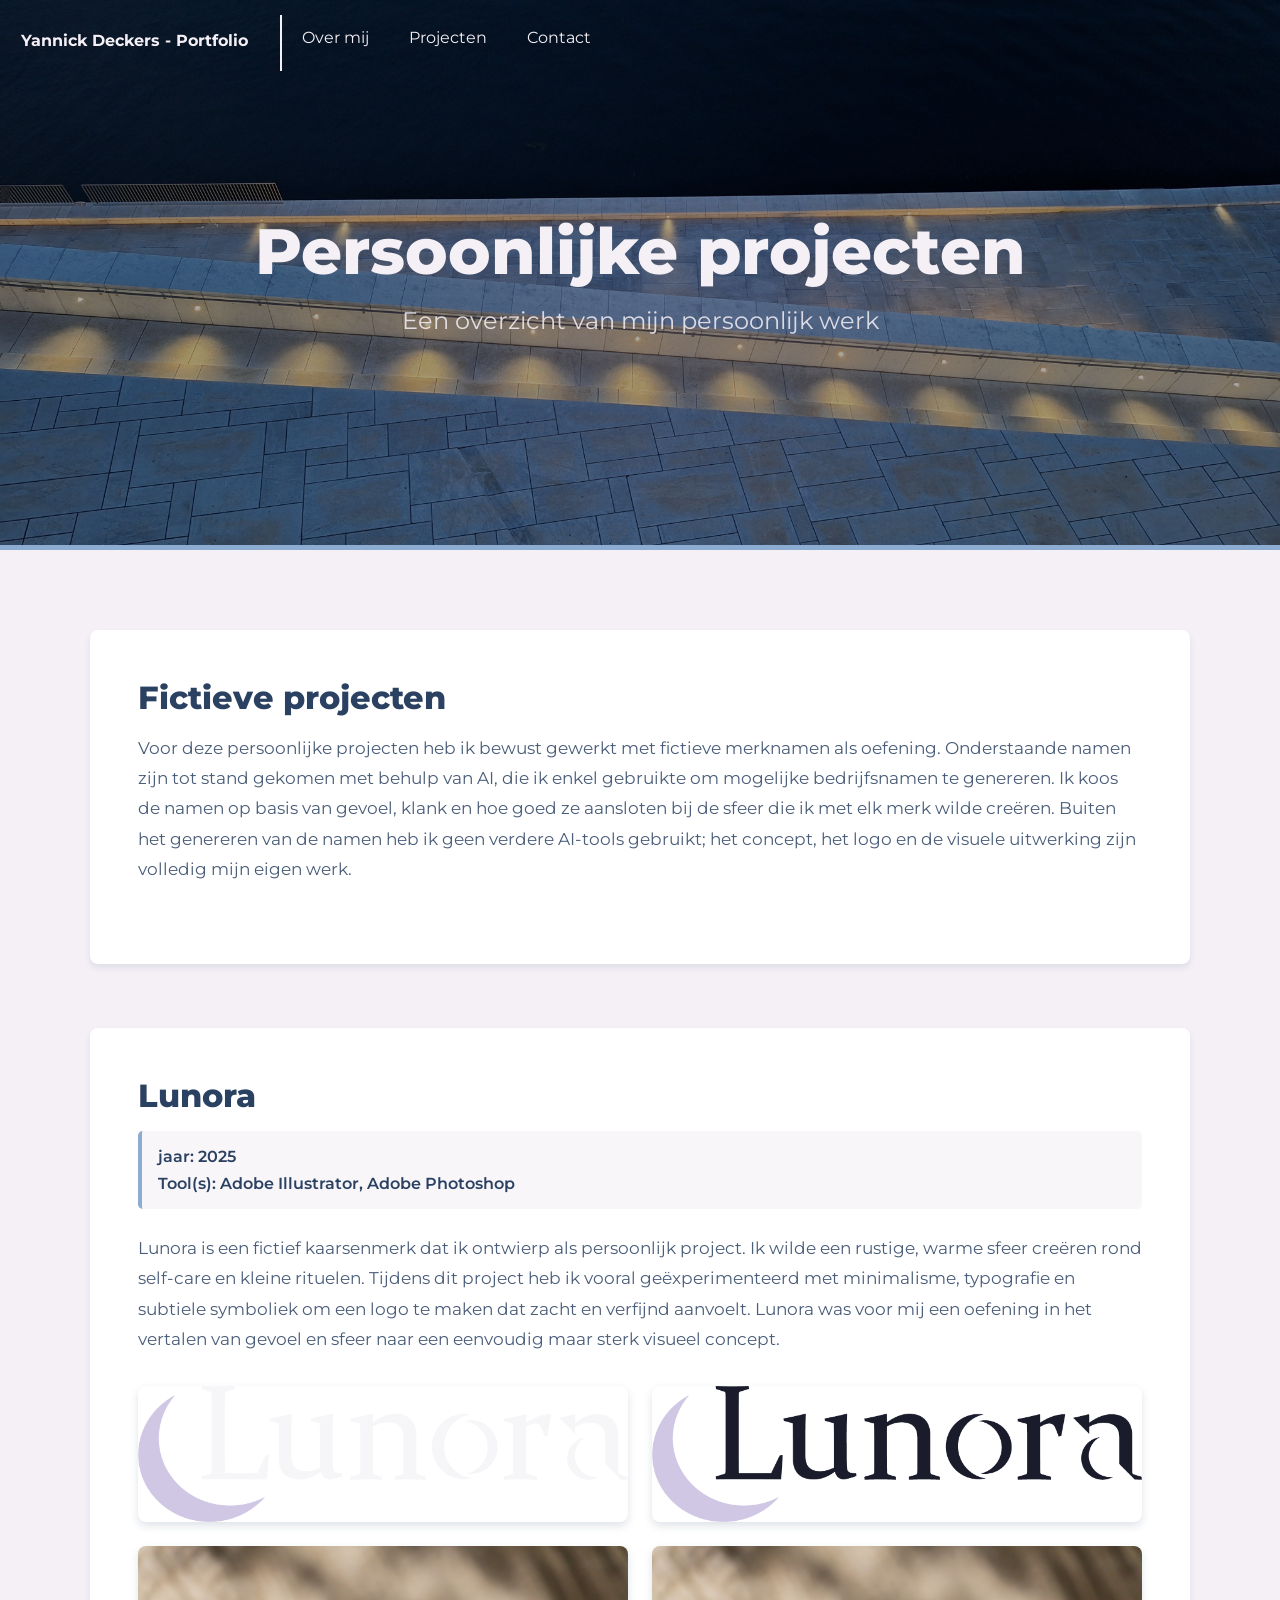
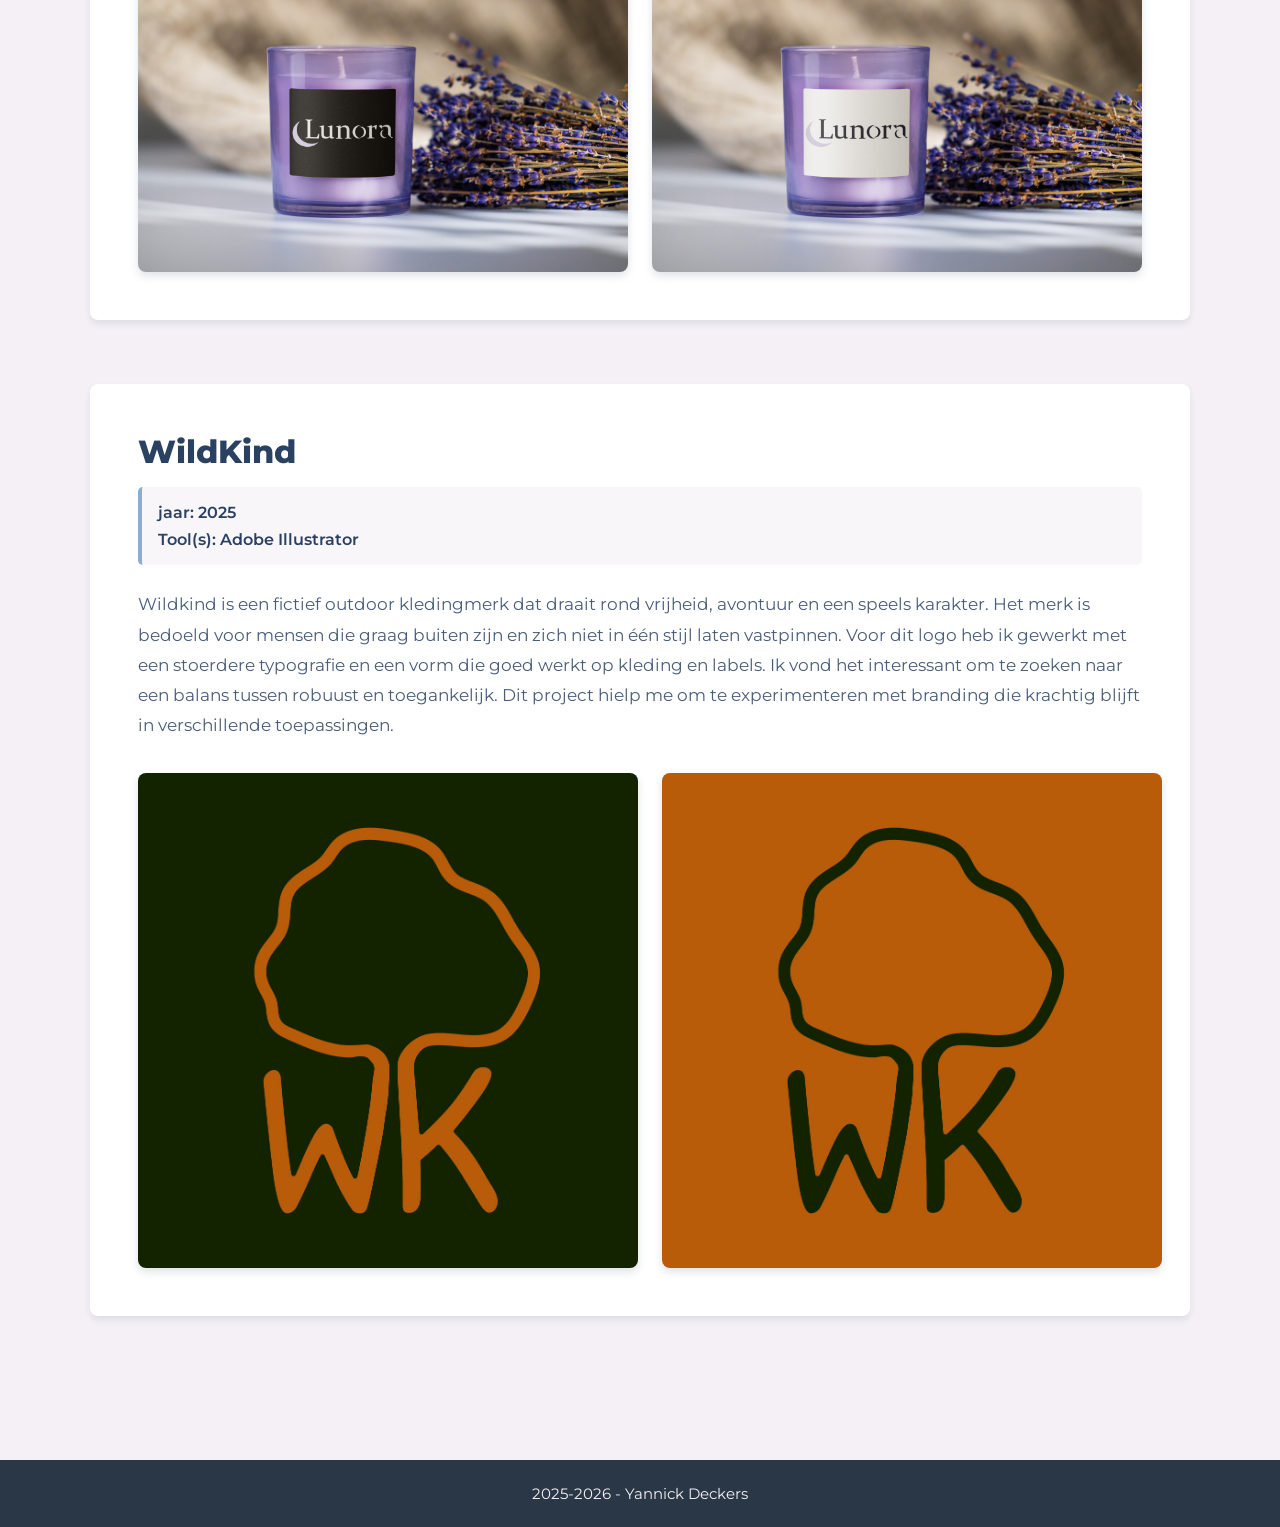
<file: persoonlijkeprojecten.html>
<!DOCTYPE html>
<html lang="en">
<head>
    <meta charset="UTF-8">
    <meta name="viewport" content="width=device-width, initial-scale=1">
    <title>Persoonlijke projecten</title>
    <link rel="stylesheet" href="Projectenpaginas.css">
    <link rel="preconnect" href="https://fonts.googleapis.com">
    <link rel="preconnect" href="https://fonts.gstatic.com" crossorigin>
    <link href="https://fonts.googleapis.com/css2?family=Montserrat:wght@400;600;700;800&display=swap" rel="stylesheet">
    <link rel="stylesheet" href="style.css">
    <script src="script.js" defer></script>
</head>
<body>

<div class="bg-img">
    <section class="container">
        <nav class="navigation-bar">
            <h1>Yannick Deckers - Portfolio</h1>

            <button class="hamburger" id="hamburger">
                <span></span>
                <span></span>
                <span></span>
            </button>

            <ul id="navMenu">
                <li><a href="index.html#about">Over mij</a></li>
                <li><a href="index.html#projects">Projecten</a></li>
                <li><a href="index.html#contact">Contact</a></li>
            </ul>
        </nav>
    </section>

    <div class="page-title">
        <h2>Persoonlijke projecten</h2>
        <p>Een overzicht van mijn persoonlijk werk</p>
    </div>
</div>

<section class="projects-section">
    <div class="projects-container">

        <article class="project">
            <div class="project-text">
                <h2>Fictieve projecten</h2>
                <p>Voor deze persoonlijke projecten heb ik bewust gewerkt met fictieve merknamen als oefening. Onderstaande namen zijn tot stand gekomen met behulp van AI, die ik enkel gebruikte om mogelijke bedrijfsnamen te genereren. Ik koos de namen op basis van gevoel, klank en hoe goed ze aansloten bij de sfeer die ik met elk merk wilde creëren. Buiten het genereren van de namen heb ik geen verdere AI-tools gebruikt; het concept, het logo en de visuele uitwerking zijn volledig mijn eigen werk.</p>
            </div>
        </article>

        <article class="project">
            <div class="project-text">
                <h2>Lunora</h2>
                <ul class="project-info">
                    <li>jaar: 2025</li>
                    <li>Tool(s): Adobe Illustrator, Adobe Photoshop</li>
                </ul>
                <p>Lunora is een fictief kaarsenmerk dat ik ontwierp als persoonlijk project. Ik wilde een rustige, warme sfeer creëren rond self-care en kleine rituelen.
                    Tijdens dit project heb ik vooral geëxperimenteerd met minimalisme, typografie en subtiele symboliek om een logo te maken dat zacht en verfijnd aanvoelt.
                    Lunora was voor mij een oefening in het vertalen van gevoel en sfeer naar een eenvoudig maar sterk visueel concept.</p>
            </div>
            <div class="project-images">
                <div class="images-under-eachother">
                    <img src="images/LunoraLightLogo.png" alt="Lunora light logo">
                    <img src="images/LunoraLight.jpg" alt="Lunora light mockup">
                </div>
                <div class="images-under-eachother">
                    <img src="images/LunoraDarkLogo.png" alt="Lunora dark logo">
                    <img src="images/LunoraDark.jpg" alt="Lunora dark mockup">
                </div>
            </div>
        </article>

        <article class="project">
            <div class="project-text">
                <h2>WildKind</h2>
                <ul class="project-info">
                    <li>jaar: 2025</li>
                    <li>Tool(s): Adobe Illustrator</li>
                </ul>
                <p>Wildkind is een fictief outdoor kledingmerk dat draait rond vrijheid, avontuur en een speels karakter. Het merk is bedoeld voor mensen die graag buiten zijn en zich niet in één stijl laten vastpinnen.
                    Voor dit logo heb ik gewerkt met een stoerdere typografie en een vorm die goed werkt op kleding en labels. Ik vond het interessant om te zoeken naar een balans tussen robuust en toegankelijk.
                    Dit project hielp me om te experimenteren met branding die krachtig blijft in verschillende toepassingen.</p>
            </div>
            <div class="project-images">
                    <img src="images/WIldKindOrange.jpg" alt="Wildkind orange logo">
                    <img src="images/WIldKindGreen.jpg" alt="Wildkind green logo">
            </div>
        </article>

    </div>
</section>

<footer class="footer">
    <p>2025-2026 - Yannick Deckers</p>
</footer>

</body>
</html>
</file>
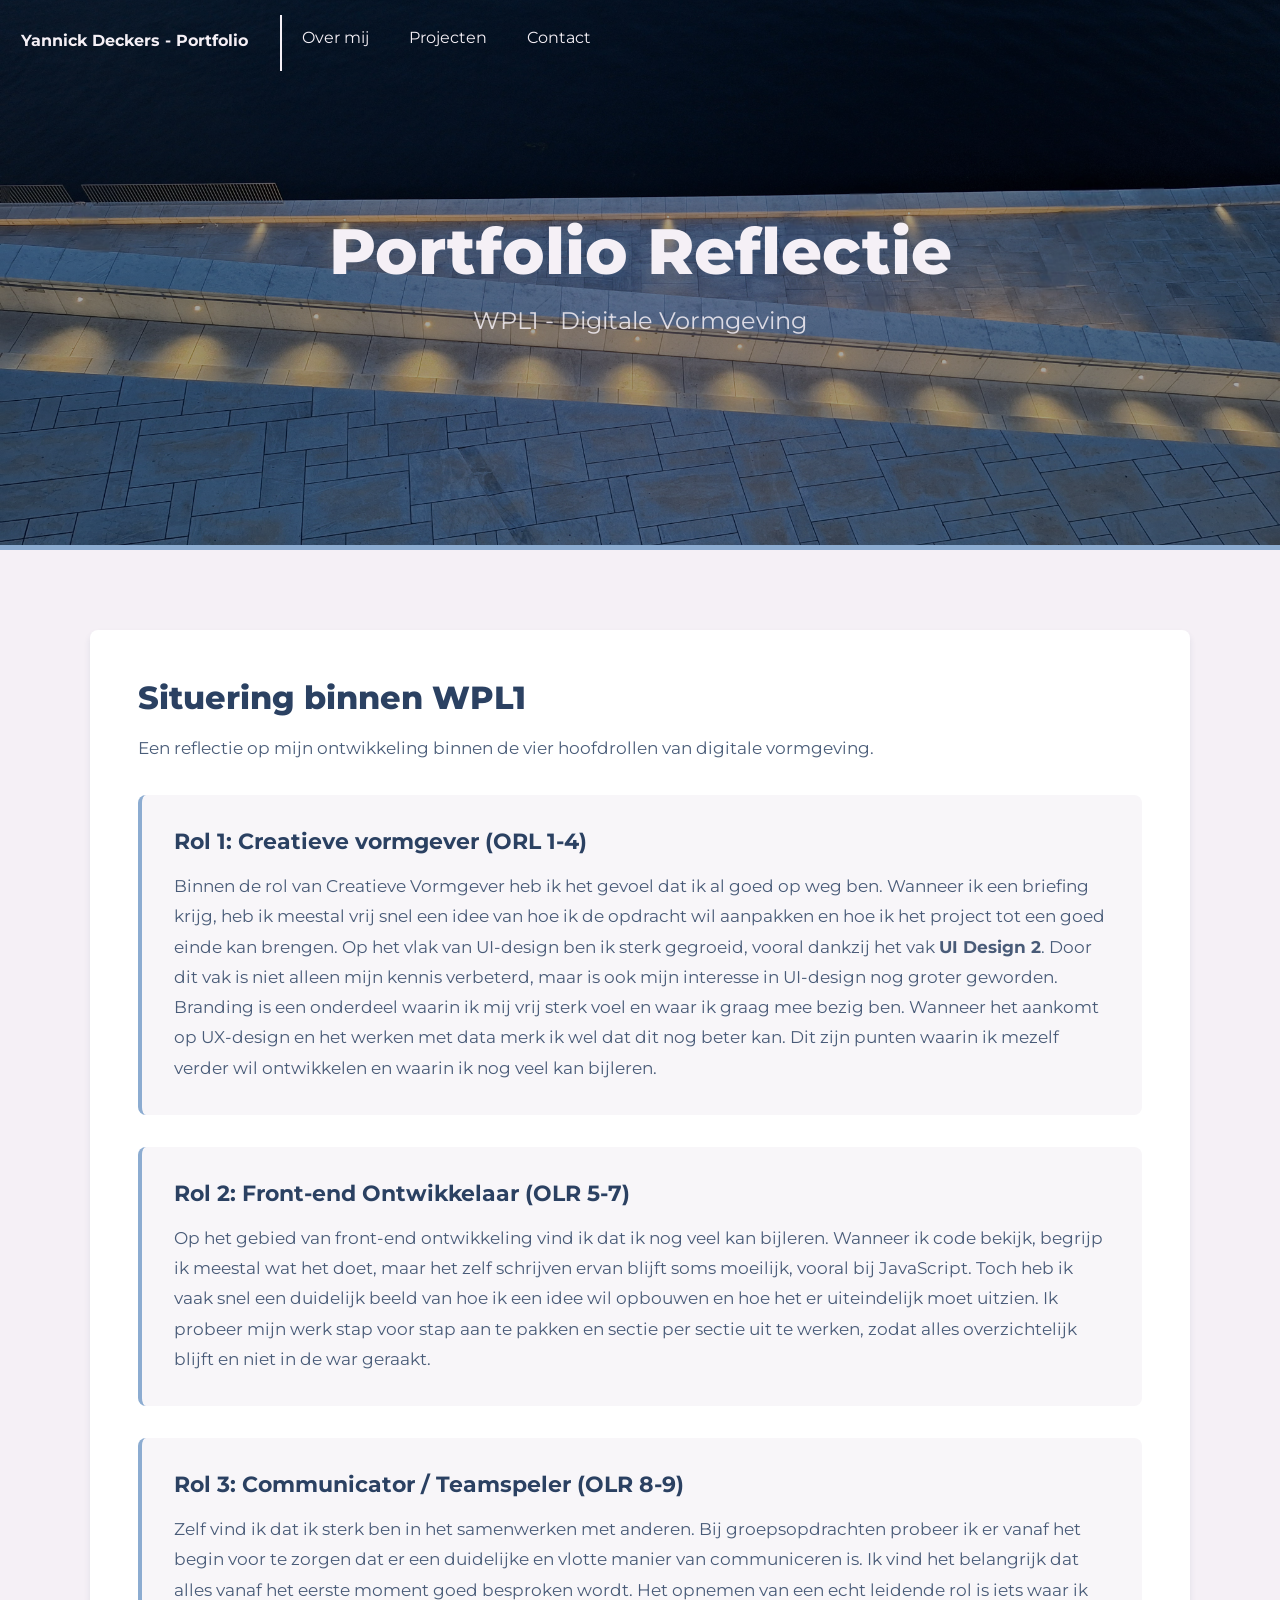
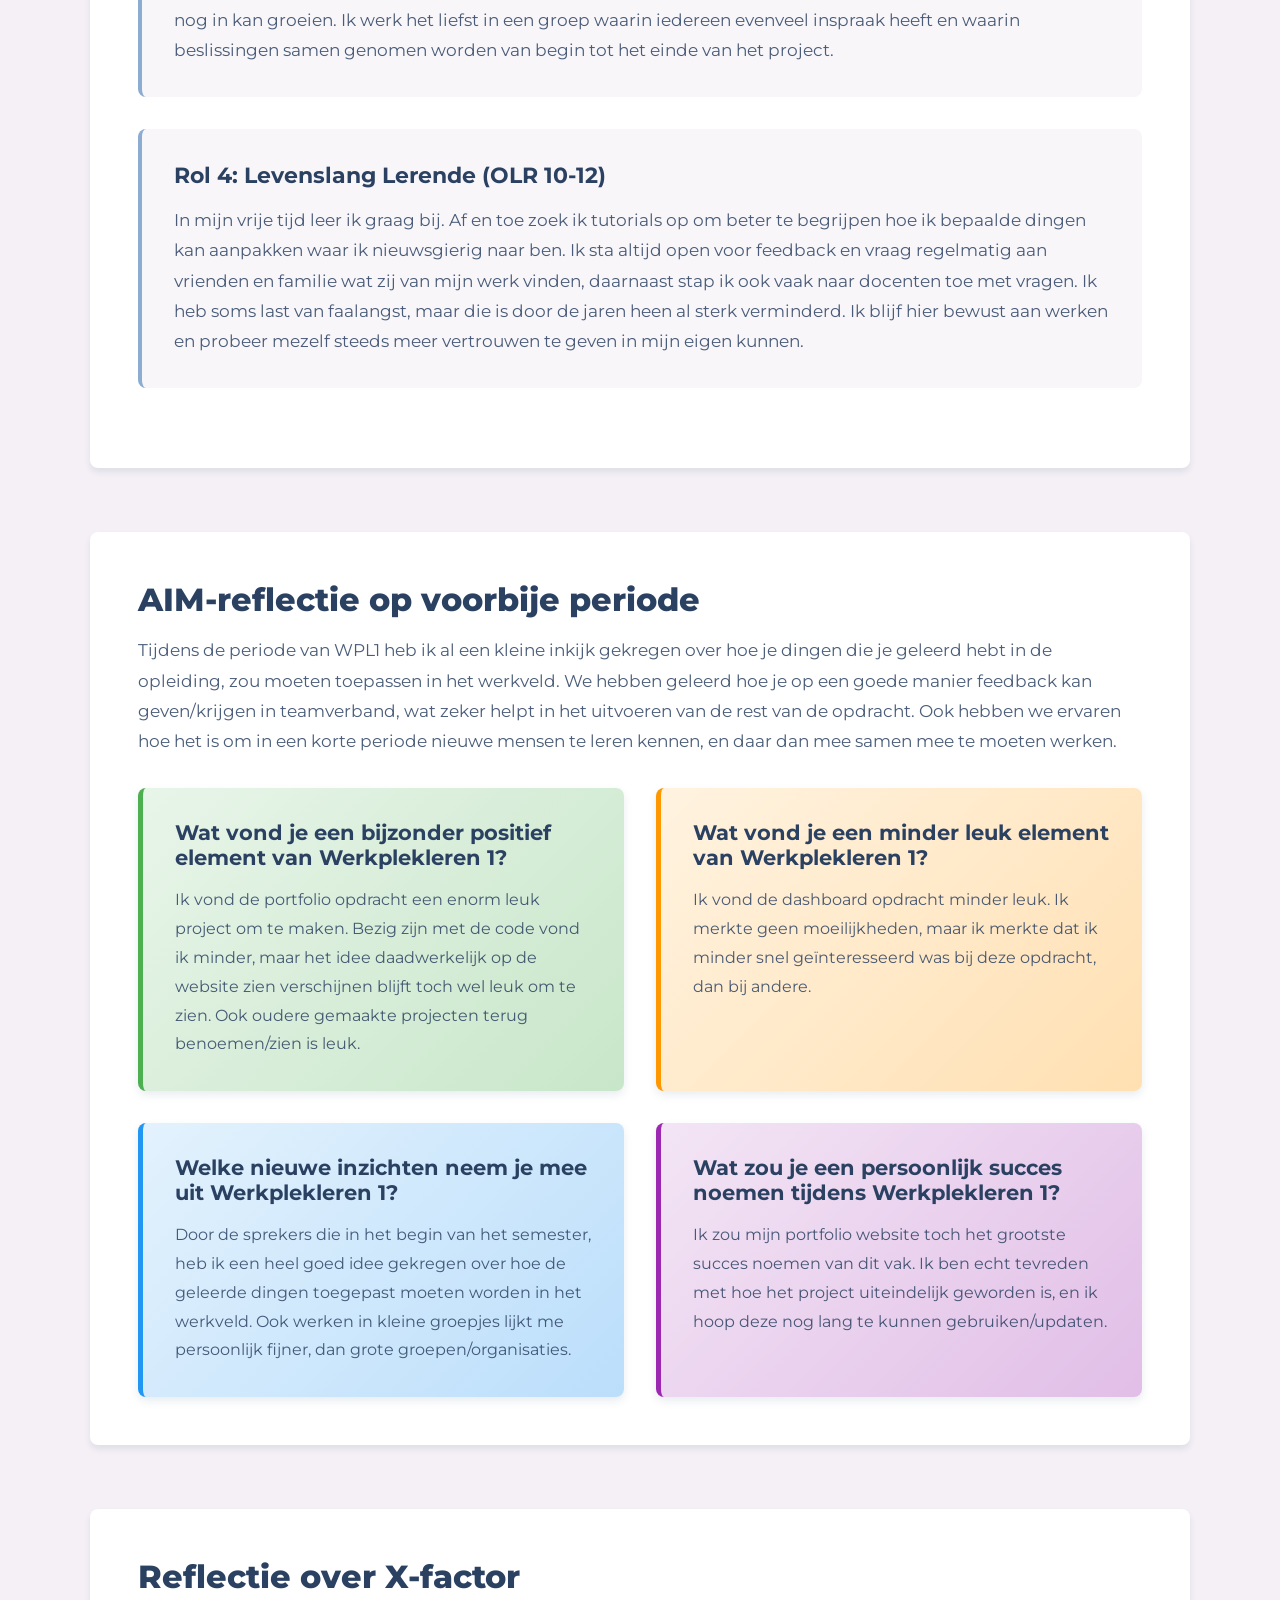
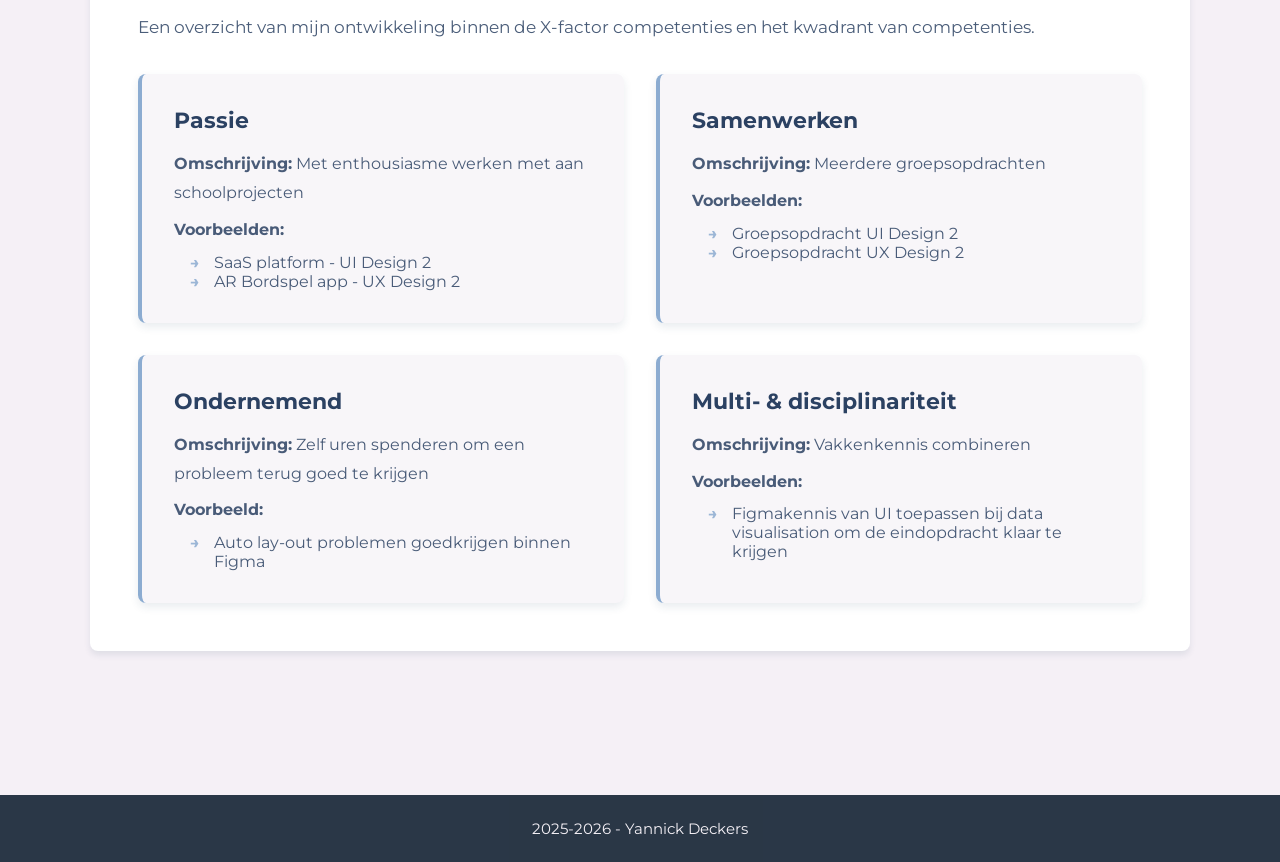
<file: portfolio.html>
<!DOCTYPE html>
<html lang="nl">
<head>
    <meta charset="UTF-8">
    <meta name="viewport" content="width=device-width, initial-scale=1">
    <title>Eindreflectie</title>
    <link rel="stylesheet" href="portfolio.css">
    <link rel="preconnect" href="https://fonts.googleapis.com">
    <link rel="preconnect" href="https://fonts.gstatic.com" crossorigin>
    <link href="https://fonts.googleapis.com/css2?family=Montserrat:wght@400;600;700;800&display=swap" rel="stylesheet">
    <link rel="stylesheet" href="style.css">
    <script src="script.js" defer></script>
</head>
<body>

<div class="bg-img">
    <section class="container">
        <nav class="navigation-bar">
            <h1>Yannick Deckers - Portfolio</h1>

            <button class="hamburger" id="hamburger">
                <span></span>
                <span></span>
                <span></span>
            </button>

            <ul id="navMenu">
                <li><a href="index.html#about">Over mij</a></li>
                <li><a href="index.html#projects">Projecten</a></li>
                <li><a href="index.html#contact">Contact</a></li>
            </ul>
        </nav>
    </section>

    <div class="page-title">
        <h2>Portfolio Reflectie</h2>
        <p>WPL1 - Digitale Vormgeving</p>
    </div>
</div>

<section class="projects-section">
    <div class="projects-container">

        <!-- Situering binnen WPL1 -->
        <article class="project">
            <div class="project-text">
                <h2>Situering binnen WPL1</h2>
                <p>Een reflectie op mijn ontwikkeling binnen de vier hoofdrollen van digitale vormgeving.</p>
            </div>

            <div class="role-section">
                <h3>Rol 1: Creatieve vormgever (ORL 1-4)</h3>
                <p>Binnen de rol van Creatieve Vormgever heb ik het gevoel dat ik al goed op weg ben. Wanneer ik een briefing krijg, heb ik meestal vrij snel een idee van hoe ik de opdracht wil aanpakken en hoe ik het project tot een goed einde kan brengen. Op het vlak van UI-design ben ik sterk gegroeid, vooral dankzij het vak <b>UI Design 2</b>. Door dit vak is niet alleen mijn kennis verbeterd, maar is ook mijn interesse in UI-design nog groter geworden. Branding is een onderdeel waarin ik mij vrij sterk voel en waar ik graag mee bezig ben. Wanneer het aankomt op UX-design en het werken met data merk ik wel dat dit nog beter kan. Dit zijn punten waarin ik mezelf verder wil ontwikkelen en waarin ik nog veel kan bijleren.</p>
            </div>

            <div class="role-section">
                <h3>Rol 2: Front-end Ontwikkelaar (OLR 5-7)</h3>
                <p>Op het gebied van front-end ontwikkeling vind ik dat ik nog veel kan bijleren. Wanneer ik code bekijk, begrijp ik meestal wat het doet, maar het zelf schrijven ervan blijft soms moeilijk, vooral bij JavaScript. Toch heb ik vaak snel een duidelijk beeld van hoe ik een idee wil opbouwen en hoe het er uiteindelijk moet uitzien. Ik probeer mijn werk stap voor stap aan te pakken en sectie per sectie uit te werken, zodat alles overzichtelijk blijft en niet in de war geraakt.</p>
            </div>

            <div class="role-section">
                <h3>Rol 3: Communicator / Teamspeler (OLR 8-9)</h3>
                <p>Zelf vind ik dat ik sterk ben in het samenwerken met anderen. Bij groepsopdrachten probeer ik er vanaf het begin voor te zorgen dat er een duidelijke en vlotte manier van communiceren is. Ik vind het belangrijk dat alles vanaf het eerste moment goed besproken wordt. Het opnemen van een echt leidende rol is iets waar ik nog in kan groeien. Ik werk het liefst in een groep waarin iedereen evenveel inspraak heeft en waarin beslissingen samen genomen worden van begin tot het einde van het project.</p>
            </div>

            <div class="role-section">
                <h3>Rol 4: Levenslang Lerende (OLR 10-12)</h3>
                <p>In mijn vrije tijd leer ik graag bij. Af en toe zoek ik tutorials op om beter te begrijpen hoe ik bepaalde dingen kan aanpakken waar ik nieuwsgierig naar ben. Ik sta altijd open voor feedback en vraag regelmatig aan vrienden en familie wat zij van mijn werk vinden, daarnaast stap ik ook vaak naar docenten toe met vragen. Ik heb soms last van faalangst, maar die is door de jaren heen al sterk verminderd. Ik blijf hier bewust aan werken en probeer mezelf steeds meer vertrouwen te geven in mijn eigen kunnen.</p>
            </div>
        </article>

        <!-- AIM-reflectie -->
        <article class="project">
            <div class="project-text">
                <h2>AIM-reflectie op voorbije periode</h2>
                <p>Tijdens de periode van WPL1 heb ik al een kleine inkijk gekregen over hoe je dingen die je geleerd hebt in de opleiding, zou moeten toepassen in het werkveld. We hebben geleerd hoe je op een goede manier feedback kan geven/krijgen in teamverband, wat zeker helpt in het uitvoeren van de rest van de opdracht. Ook hebben we ervaren hoe het is om in een korte periode nieuwe mensen te leren kennen, en daar dan mee samen mee te moeten werken.</p>
            </div>

            <div class="reflection-grid">
                <div class="reflection-item positive">
                    <h3>Wat vond je een bijzonder positief element van Werkplekleren 1?</h3>
                    <p>Ik vond de portfolio opdracht een enorm leuk project om te maken. Bezig zijn met de code vond ik minder, maar het idee daadwerkelijk op de website zien verschijnen blijft toch wel leuk om te zien. Ook oudere gemaakte projecten terug benoemen/zien is leuk.</p>
                </div>

                <div class="reflection-item negative">
                    <h3>Wat vond je een minder leuk element van Werkplekleren 1?</h3>
                    <p>Ik vond de dashboard opdracht minder leuk. Ik merkte geen moeilijkheden, maar ik merkte dat ik minder snel geïnteresseerd was bij deze opdracht, dan bij andere.</p>
                </div>

                <div class="reflection-item insight">
                    <h3>Welke nieuwe inzichten neem je mee uit Werkplekleren 1?</h3>
                    <p>Door de sprekers die in het begin van het semester, heb ik een heel goed idee gekregen over hoe de geleerde dingen toegepast moeten worden in het werkveld. Ook werken in kleine groepjes lijkt me persoonlijk fijner, dan grote groepen/organisaties.</p>
                </div>

                <div class="reflection-item success">
                    <h3>Wat zou je een persoonlijk succes noemen tijdens Werkplekleren 1?</h3>
                    <p>Ik zou mijn portfolio website toch het grootste succes noemen van dit vak. Ik ben echt tevreden met hoe het project uiteindelijk geworden is, en ik hoop deze nog lang te kunnen gebruiken/updaten.</p>
                </div>
            </div>
        </article>

        <!-- X-Factor & Kwadrant -->
        <article class="project">
            <div class="project-text">
                <h2>Reflectie over X-factor</h2>
                <p>Een overzicht van mijn ontwikkeling binnen de X-factor competenties en het kwadrant van competenties.</p>
            </div>

            <div class="xfactor-grid">
                <div class="xfactor-item">
                    <h3>Passie</h3>
                    <p><b>Omschrijving:</b> Met enthousiasme werken met aan schoolprojecten</p>
                    <p><b>Voorbeelden:</b></p>
                    <ul>
                        <li>SaaS platform - UI Design 2</li>
                        <li>AR Bordspel app - UX Design 2</li>
                    </ul>
                </div>

                <div class="xfactor-item">
                    <h3>Samenwerken</h3>
                    <p><b>Omschrijving:</b> Meerdere groepsopdrachten</p>
                    <p><b>Voorbeelden:</b></p>
                    <ul>
                        <li>Groepsopdracht UI Design 2</li>
                        <li>Groepsopdracht UX Design 2</li>
                    </ul>
                </div>

                <div class="xfactor-item">
                    <h3>Ondernemend</h3>
                    <p><b>Omschrijving:</b> Zelf uren spenderen om een probleem terug goed te krijgen</p>
                    <p><b>Voorbeeld:</b></p>
                    <ul>
                        <li>Auto lay-out problemen goedkrijgen binnen Figma</li>
                    </ul>
                </div>

                <div class="xfactor-item">
                    <h3>Multi- & disciplinariteit</h3>
                    <p><b>Omschrijving:</b> Vakkenkennis combineren</p>
                    <p><b>Voorbeelden:</b></p>
                    <ul>
                        <li>Figmakennis van UI toepassen bij data visualisation om de eindopdracht klaar te krijgen</li>
                    </ul>
                </div>
            </div>
        </article>

    </div>
</section>

<footer class="footer">
    <p>2025-2026 - Yannick Deckers</p>
</footer>


</body>
</html>
</file>
<file: style.css>
/*--primary: #F5F0F6;*/
    /*--secondary: #2B4162;*/


* {
    margin: 0;
    padding: 0;
    box-sizing: border-box;
    font-family: "montserrat", sans-serif;
}

.bg-img {
        background-image: url("images/nopeoplebuilding.jpg");
        min-height: 550px;
        background-position: center;
        background-repeat: no-repeat;
        background-size: cover;
        position: relative;
        border-bottom: 5px solid #8cacd1;
    }

.bg-img::before {
        content: "";
        position: absolute;
        inset: 0;
        background: rgba(0, 0, 0, 0.35);
    }

.container {
        position: absolute;
        margin: 15px 15px 15px 5px;
        width: auto;
    }

nav {
        height: 3.5rem;
        display: flex;
        text-decoration: none;
    }

    nav h1 {
        color: #F5F0F6;
        font-size: 1rem;
        padding-left: 1rem;
        padding-top: 1rem;
        padding-right: 2rem;
        font-weight: bold;
        border-right: 2px solid #F5F0F6;
    }

nav ul {
        display: flex;
        list-style: none;
        margin-left: auto;
        padding-right: 1rem;
        padding-top: 0.80rem;
    }

nav a {
        color: #F5F0F6;
        text-decoration: none;
        padding: 1.25rem;
    }

nav a:hover {
        background-color : #F5F0F6;
        color: #2B4162;

        padding: 1.25rem;
        border-radius: 0.3rem;
    }

    .hamburger {
        display: none;
        flex-direction: column;
        background: transparent;
        border: none;
        cursor: pointer;
        padding: 0;
        z-index: 1000;
        margin-left: auto;
    }

    .hamburger span {
        width: 25px;
        height: 3px;
        background-color: #F5F0F6;
        margin: 3px 0;
        transition: all 0.3s ease;
        border-radius: 3px;
    }

    .hamburger.active span:nth-child(1) {
        transform: rotate(45deg) translate(8px, 8px);
    }

    .hamburger.active span:nth-child(2) {
        opacity: 0;
    }

    .hamburger.active span:nth-child(3) {
        transform: rotate(-45deg) translate(7px, -7px);
    }

    .hero {
        position: absolute;
        top: 40%;
        left: 50%;
        transform: translate(-50%, -50%);
        display: flex;
        align-items: center;
        justify-content: space-between;
        width: 80%;
        max-width: 1100px;
        color: #F5F0F6;
    }

.hero-left {
        max-width: 55%;
    }

.hero-left h2 {
        font-size: 3rem;
        font-weight: 800;
        margin-bottom: 1rem;
    }

.hero-left p {
        font-size: 1.25rem;
        margin-bottom: 2rem;
        opacity: 0.85;
    }

.cta {
        display: inline-block;
        background-color: #F5F0F6;
        color: #2B4162;
        padding: 0.75rem 1.5rem;
        border-radius: 0.3rem;
        text-decoration: none;
        font-weight: bold;
    }

.cta:hover {
        background-color: #2B4162;
        color: #F5F0F6;
    }

.hero-right img {
        width: 300px;
        height: 300px;
        object-fit: cover;
        border-radius: 50%;
        border: 4px solid #F5F0F6;
    }

    .profile-wrapper {
        position: relative;
        display: inline-block;
    }

    .social-icons {
        position: absolute;
        bottom: 10px;
        right: 10px;
        display: flex;
        gap: 0.5rem;
    }

    .social-icon {
        width: 45px;
        height: 45px;
        background-color: #F5F0F6;
        border-radius: 50%;
        display: flex;
        align-items: center;
        justify-content: center;
        color: #2B4162;
        transition: all 0.3s ease;
        box-shadow: 0 2px 8px rgba(0, 0, 0, 0.2);
    }

    .social-icon:hover {
        background-color: #2B4162;
        color: #F5F0F6;
        transform: translateY(-3px);
        box-shadow: 0 4px 12px rgba(0, 0, 0, 0.3);
    }

    .about {
        padding-top: 3rem;
        padding-bottom: 3rem;
        background-color: #2B4162;
        border-bottom: 5px solid #8cacd1;
    }

    .about-container {
        max-width: 1000px;
        margin: 0 auto;
    }

    .about h2 {
        font-size: 2.5rem;
        color: #F5F0F6;
        margin-bottom: 2rem;
        font-weight: 800;
        text-align: center;
    }

    .about-intro {
        text-align: center;
        margin-bottom: 3rem;
    }

    .about-intro p {
        font-size: 1.1rem;
        color: #F5F0F6;
        line-height: 1.8;
        opacity: 0.85;
    }

    .about-info {
        display: flex;
        flex-wrap: wrap;
        gap: 2rem;
        justify-content: center;
    }

    .info-item {
        background-color: #ffffff;
        padding: 2rem 1.5rem;
        border-radius: 0.5rem;
        text-align: center;
        min-width: 250px;
        flex: 1;
        max-width: 300px;
        box-shadow: 0 4px 6px rgba(43, 65, 98, 0.1);
        border-top: 4px solid #8cacd1;
        transition: all 0.3s ease;
    }

    .info-item h3 {
        font-size: 1.2rem;
        color: #2B4162;
        margin-bottom: 0.5rem;
        font-weight: 700;
    }

    .info-item p {
        font-size: 1rem;
        color: #2B4162;
        opacity: 0.85;
    }

    .info-item:hover {
        transform: translateY(-10px);
        box-shadow: 0 12px 24px rgba(43, 65, 98, 0.2);
    }

    .categories {
        padding-top: 2rem;
        padding-bottom: 5rem;
        background-color: #F5F0F6;
    }

    .categories-container {
        max-width: 1200px;
        margin: 0 auto;
    }

    .categories-title {
        text-align: center;
        font-size: 2.5rem;
        color: #2B4162;
        margin-bottom: 3rem;
        font-weight: 800;
    }

    .cards-container {
        display: flex;
        flex-wrap: wrap;
        gap: 2rem;
        justify-content: center;
    }

    .card {
        background-color: white;
        padding: 2.5rem 2rem;
        border-radius: 0.5rem;
        text-decoration: none;
        color: #2B4162;
        transition: all 0.3s ease;
        box-shadow: 0 4px 6px rgba(43, 65, 98, 0.1);
        display: flex;
        flex-direction: column;
        align-items: center;
        text-align: center;
        min-width: 300px;
        flex: 1;
        max-width: 350px;
    }

    .card:hover {
        transform: translateY(-10px);
        box-shadow: 0 12px 24px rgba(43, 65, 98, 0.2);
        background-color: #2B4162;
        color: #F5F0F6;
    }

    .card-icon {
        width: 80px;
        height: 80px;
        background-color: #2B4162;
        color: #F5F0F6;
        border-radius: 50%;
        display: flex;
        align-items: center;
        justify-content: center;
        margin-bottom: 1.5rem;
        transition: all 0.3s ease;
    }

    .card:hover .card-icon {
        background-color: #F5F0F6;
        color: #2B4162;
    }

    .card h3 {
        font-size: 1.5rem;
        margin-bottom: 1rem;
        font-weight: 700;
    }

    .card p {
        font-size: 1rem;
        line-height: 1.6;
        opacity: 0.85;
    }

    .contact {
        padding: 4rem 2rem;
        background-color: #2B4162;
        border-top: 5px solid #8cacd1;
    }

    .contact-container {
        max-width: 1200px;
        margin: 0 auto;
    }

    .contact h2 {
        text-align: center;
        font-size: 2.5rem;
        color: #F5F0F6;
        margin-bottom: 3rem;
        font-weight: 800;
    }

    .contact-info {
        display: flex;
        flex-wrap: wrap;
        gap: 2rem;
        justify-content: center;
    }

    .contact-item {
        background-color: #F5F0F6;
        padding: 2.5rem 2rem;
        border-radius: 0.5rem;
        text-align: center;
        min-width: 280px;
        flex: 1;
        max-width: 350px;
        transition: all 0.3s ease;
        box-shadow: 0 4px 6px rgba(0, 0, 0, 0.1);
        border-top: 4px solid #8cacd1;
    }

    .contact-item:hover {
        transform: translateY(-10px);
        box-shadow: 0 12px 24px rgba(0, 0, 0, 0.2);
    }

    .contact-item svg {
        color: #2B4162;
        margin-bottom: 1rem;
    }

    .contact-item h3 {
        font-size: 1.3rem;
        color: #2B4162;
        margin-bottom: 0.75rem;
        font-weight: 700;
    }

    .contact-item a {
        color: #2B4162;
        text-decoration: none;
        font-size: 1.1rem;
        opacity: 0.85;
        transition: opacity 0.3s ease;
    }

    .contact-item p {
        color: #2B4162;
        font-size: 1.1rem;
        opacity: 0.85;
        transition: opacity 0.3s ease;
    }

    .contact-item a:hover {
        opacity: 1;
        text-decoration: underline;
    }

    .footer {
        background-color: #132233;
        color: #F5F0F6;
        text-align: center;
        padding: 1.5rem 2rem;
        font-size: 0.95rem;
        opacity: 0.9;
    }

    @media (max-width: 768px) {
        /* Hide title on mobile */
        nav h1 {
            display: none;
        }

        /* Show hamburger menu */
        .hamburger {
            display: flex;
            position: relative;
            padding: 1rem;
        }

        /* Hide navigation menu by default */
        nav ul {
            position: fixed;
            top: 0;
            right: -100%;
            height: 100vh;
            width: 70%;
            max-width: 300px;
            background-color: rgba(43, 65, 98, 0.98);
            flex-direction: column;
            padding: 5rem 2rem 2rem;
            margin: 0;
            transition: right 0.3s ease;
            box-shadow: -5px 0 15px rgba(0, 0, 0, 0.3);
            z-index: 999;
            gap: 1.5rem;
        }

        /* Show menu when active */
        nav ul.active {
            right: 0;
        }

        /* Stack navigation links vertically */
        nav a {
            padding: 1.2rem 1.5rem;
            width: 100%;
            border-bottom: 1px solid rgba(245, 240, 246, 0.1);
            display: block;
        }

        nav a:hover {
            background-color: #F5F0F6;
            color: #2B4162;
            border-radius: 0.3rem;
        }

        /* Adjust hero section for mobile */
        .bg-img {
            min-height: 80vh;
        }

        .hero {
            flex-direction: column-reverse;
            width: 90%;
            top: 50%;
            gap: 2rem;
        }

        .hero-left {
            max-width: 100%;
            text-align: center;
        }

        .hero-left h2 {
            font-size: 2rem;
        }

        .hero-left p {
            font-size: 1rem;
        }

        .hero-right img {
            width: 200px;
            height: 200px;
        }

        .social-icons {
            bottom: 5px;
            right: 5px;
            gap: 0.3rem;
        }

        .social-icon {
            width: 35px;
            height: 35px;
        }

        /* Adjust about section */
        .about h2 {
            font-size: 2rem;
        }

        .about-intro p {
            font-size: 1rem;
            padding: 0 1rem;
        }

        .about-info {
            flex-direction: column;
            padding: 0 1rem;
        }

        .info-item {
            max-width: 100%;
        }

        /* Adjust categories section */
        .categories-title {
            font-size: 2rem;
        }

        .cards-container {
            padding: 0 1rem;
            flex-direction: column;
        }

        .card {
            max-width: 100%;
        }

        /* Adjust contact section */
        .contact h2 {
            font-size: 2rem;
        }

        .contact-info {
            flex-direction: column;
            padding: 0 1rem;
        }

        .contact-item {
            max-width: 100%;
        }
    }

    @media (max-width: 480px) {
        .hero-left h2 {
            font-size: 1.5rem;
        }

        .hero-right img {
            width: 150px;
            height: 150px;
        }

        .social-icon {
            width: 30px;
            height: 30px;
        }

        .social-icon svg {
            width: 18px;
            height: 18px;
        }

        .about h2,
        .categories-title,
        .contact h2 {
            font-size: 1.75rem;
        }
    }
</file>
<file: Projectenpaginas.css>
* {
    margin: 0;
    padding: 0;
    box-sizing: border-box;
    font-family: "montserrat", sans-serif;
}

.page-title {
    position: absolute;
    top: 50%;
    left: 50%;
    transform: translate(-50%, -50%);
    text-align: center;
    color: #F5F0F6;
    width: 80%;
    max-width: 800px;
    z-index: 1;
}

.page-title h2 {
    font-size: 4rem;
    font-weight: 800;
    margin-bottom: 1rem;
}

.page-title p {
    font-size: 1.5rem;
    opacity: 0.85;
}

.projects-section {
    padding: 5rem 2rem;
    background-color: #F5F0F6;
}

.projects-container {
    max-width: 1100px;
    margin: 0 auto;
}

.project {
    margin-bottom: 4rem;
    background-color: white;
    border-radius: 0.5rem;
    padding: 3rem;
    box-shadow: 0 4px 6px rgba(43, 65, 98, 0.1);
}

.project-text {
    margin-bottom: 2rem;
}

.project-text h2 {
    font-size: 2rem;
    color: #2B4162;
    margin-bottom: 1rem;
    font-weight: 800;
}

.project-info {
    list-style: none;
    margin-bottom: 1.5rem;
    padding: 1rem;
    background-color: #f8f6f9;
    border-left: 4px solid #8cacd1;
    border-radius: 0.3rem;
}

.project-info li {
    font-size: 1rem;
    color: #2B4162;
    margin-bottom: 0.5rem;
    font-weight: 600;
}

.project-info li:last-child {
    margin-bottom: 0;
}

.project-text p {
    font-size: 1.05rem;
    line-height: 1.8;
    color: #2B4162;
    opacity: 0.85;
    margin-bottom: 1rem;
}

.project-images {
    width: 100%;
    display: flex;
    gap: 1.5rem;
}

.images-under-eachother {
    width: 100%;
    display: flex;
    flex-direction: column;
    gap: 1.5rem;
    flex: 1;
}

.project-images img {
    width: 100%;
    max-width: 500px;
    height: auto;
    border-radius: 0.5rem;
    box-shadow: 0 4px 8px rgba(43, 65, 98, 0.15);
    transition: all 0.3s ease;
    object-fit: cover;
}

.project-images img:hover {
    transform: translateY(-10px);
    box-shadow: 0 12px 24px rgba(0, 0, 0, 0.2);
}

.project-images-single {
    width: 100%;
}

.project-images-single img {
    width: 100%;
    max-width: 600px;
    height: auto;
    border-radius: 0.5rem;
    box-shadow: 0 4px 8px rgba(43, 65, 98, 0.15);
    transition: all 0.3s ease;
    object-fit: cover;
}

.project-images-single img:hover {
    transform: translateY(-10px);
    box-shadow: 0 12px 24px rgba(0, 0, 0, 0.2);
}

.disclaimer {
    width: 100%;
    display: flex;
    flex-direction: column;
    gap: 1.5rem;
}

.disclaimer p {
    font-size: 1rem;
    color: #2B4162;
    opacity: 0.75;
    font-style: italic;
}

.bg-color-logo {
    background-color: #1a1c2c;
}

@media (max-width: 768px) {
    .page-title h2 {
        font-size: 2.5rem;
    }

    .page-title p {
        font-size: 1.2rem;
    }

    .projects-section {
        padding: 3rem 1rem;
    }

    .project {
        padding: 2rem 1.5rem;
        margin-bottom: 3rem;
    }

    .project-text h2 {
        font-size: 1.75rem;
    }

    .project-text p {
        font-size: 1rem;
    }

    .project-images {
        flex-direction: column;
        gap: 1rem;
    }

    .images-under-eachother {
        width: 100%;
        flex: none;
    }

    .project-images img {
        max-width: 100%;
    }
}

@media (max-width: 480px) {
    .page-title h2 {
        font-size: 2rem;
    }

    .page-title p {
        font-size: 1rem;
    }

    .project {
        padding: 1.5rem 1rem;
    }

    .project-text h2 {
        font-size: 1.5rem;
    }

    .project-info li {
        font-size: 0.95rem;
    }

    .project-text p {
        font-size: 0.95rem;
    }
}
</file>
<file: eindreflectie.css>
* {
    margin: 0;
    padding: 0;
    box-sizing: border-box;
    font-family: "montserrat", sans-serif;
}

.page-title {
    position: absolute;
    top: 50%;
    left: 50%;
    transform: translate(-50%, -50%);
    text-align: center;
    color: #F5F0F6;
    width: 80%;
    max-width: 800px;
    z-index: 1;
}

.page-title h2 {
    font-size: 4rem;
    font-weight: 800;
    margin-bottom: 1rem;
}

.page-title p {
    font-size: 1.5rem;
    opacity: 0.85;
}

.projects-section {
    padding: 5rem 2rem;
    background-color: #F5F0F6;
}

.projects-container {
    max-width: 1100px;
    margin: 0 auto;
}

.project {
    margin-bottom: 4rem;
    background-color: white;
    border-radius: 0.5rem;
    padding: 3rem;
    box-shadow: 0 4px 6px rgba(43, 65, 98, 0.1);
}

.project-text {
    margin-bottom: 2rem;
}

.project-text h2 {
    font-size: 2rem;
    color: #2B4162;
    margin-bottom: 1rem;
    font-weight: 800;
}

.project-info {
    list-style: none;
    margin-bottom: 1.5rem;
    padding: 1rem;
    background-color: #f8f6f9;
    border-left: 4px solid #8cacd1;
    border-radius: 0.3rem;
}

.project-info li {
    font-size: 1rem;
    color: #2B4162;
    margin-bottom: 0.5rem;
    font-weight: 600;
}

.project-text p {
    font-size: 1.05rem;
    line-height: 1.8;
    color: #2B4162;
    opacity: 0.85;
    margin-bottom: 1rem;
}

.project-images {
    width: 100%;
    display: flex;
    gap: 1.5rem;
}

.images-under-eachother {
    width: 100%;
    display: flex;
    flex-direction: column;
    gap: 1.5rem;
    flex: 1;
}

.project-images img {
    width: 100%;
    max-width: 500px;
    height: auto;
    border-radius: 0.5rem;
    box-shadow: 0 4px 8px rgba(43, 65, 98, 0.15);
    transition: all 0.3s ease;
    object-fit: cover;
}

.project-images img:hover {
    transform: translateY(-10px);
    box-shadow: 0 12px 24px rgba(0, 0, 0, 0.2);
}

.project-images-single {
    width: 100%;
}

.project-images-single img {
    width: 100%;
    max-width: 600px;
    height: auto;
    border-radius: 0.5rem;
    box-shadow: 0 4px 8px rgba(43, 65, 98, 0.15);
    transition: all 0.3s ease;
    object-fit: cover;
}

.project-images-single img:hover {
    transform: translateY(-10px);
    box-shadow: 0 12px 24px rgba(0, 0, 0, 0.2);
}

.disclaimer {
    width: 100%;
    display: flex;
    flex-direction: column;
    gap: 1.5rem;
}

.disclaimer p {
    font-size: 1rem;
    color: #2B4162;
    opacity: 0.75;
    font-style: italic;
}

.bg-color-logo {
    background-color: #1a1c2c;
}

.role-section {
    background-color: #f8f6f9;
    padding: 2rem;
    border-radius: 0.5rem;
    margin-bottom: 2rem;
    border-left: 4px solid #8cacd1;
}

.role-section h3 {
    font-size: 1.4rem;
    color: #2B4162;
    margin-bottom: 1rem;
    font-weight: 700;
}

.role-section p {
    font-size: 1.05rem;
    line-height: 1.8;
    color: #2B4162;
    opacity: 0.85;
}

.reflection-grid {
    display: grid;
    grid-template-columns: repeat(2, 1fr);
    gap: 2rem;
    margin-top: 2rem;
}

.reflection-item {
    padding: 2rem;
    border-radius: 0.5rem;
    box-shadow: 0 4px 8px rgba(43, 65, 98, 0.1);
    transition: all 0.3s ease;
}

.reflection-item:hover {
    transform: translateY(-5px);
    box-shadow: 0 8px 16px rgba(43, 65, 98, 0.2);
}

.reflection-item.positive {
    background: linear-gradient(135deg, #e8f5e9 0%, #c8e6c9 100%);
    border-left: 5px solid #4caf50;
}

.reflection-item.negative {
    background: linear-gradient(135deg, #fff3e0 0%, #ffe0b2 100%);
    border-left: 5px solid #ff9800;
}

.reflection-item.insight {
    background: linear-gradient(135deg, #e3f2fd 0%, #bbdefb 100%);
    border-left: 5px solid #2196f3;
}

.reflection-item.success {
    background: linear-gradient(135deg, #f3e5f5 0%, #e1bee7 100%);
    border-left: 5px solid #9c27b0;
}

.reflection-item h3 {
    font-size: 1.3rem;
    color: #2B4162;
    margin-bottom: 1rem;
    font-weight: 700;
}

.reflection-item p {
    font-size: 1rem;
    line-height: 1.8;
    color: #2B4162;
    opacity: 0.85;
}

.xfactor-grid {
    display: grid;
    grid-template-columns: repeat(2, 1fr);
    gap: 2rem;
    margin-top: 2rem;
}

.xfactor-item {
    background-color: #f8f6f9;
    padding: 2rem;
    border-radius: 0.5rem;
    border-left: 4px solid #8cacd1;
    box-shadow: 0 4px 8px rgba(43, 65, 98, 0.1);
    transition: all 0.3s ease;
}

.xfactor-item:hover {
    transform: translateY(-5px);
    box-shadow: 0 8px 16px rgba(43, 65, 98, 0.2);
}

.xfactor-item h3 {
    font-size: 1.4rem;
    color: #2B4162;
    margin-bottom: 1rem;
    font-weight: 700;
}

.xfactor-item p {
    font-size: 1rem;
    line-height: 1.8;
    color: #2B4162;
    opacity: 0.85;
    margin-bottom: 0.5rem;
}

.xfactor-item ul {
    list-style: none;
    padding-left: 1rem;
    margin-top: 0.5rem;
}

.xfactor-item ul li {
    font-size: 1rem;
    color: #2B4162;
    opacity: 0.85;
    position: relative;
    padding-left: 1.5rem;
}

.xfactor-item ul li::before {
    content: "→";
    position: absolute;
    left: 0;
    color: #8cacd1;
    font-weight: bold;
}

@media (max-width: 768px) {
    .page-title h2 {
        font-size: 2.5rem;
    }

    .page-title p {
        font-size: 1.2rem;
    }

    .projects-section {
        padding: 3rem 1rem;
    }

    .project {
        padding: 2rem 1.5rem;
        margin-bottom: 3rem;
    }

    .project-text h2 {
        font-size: 1.75rem;
    }

    .project-text p {
        font-size: 1rem;
    }

    .project-images {
        flex-direction: column;
        gap: 1rem;
    }

    .images-under-eachother {
        width: 100%;
        flex: none;
    }

    .project-images img {
        max-width: 100%;
    }

    .reflection-grid {
        grid-template-columns: 1fr;
        gap: 1.5rem;
    }

    .xfactor-grid {
        grid-template-columns: 1fr;
        gap: 1.5rem;
    }

    .role-section {
        padding: 1.5rem;
    }
}

@media (max-width: 480px) {
    .page-title h2 {
        font-size: 2rem;
    }

    .page-title p {
        font-size: 1rem;
    }

    .project {
        padding: 1.5rem 1rem;
    }

    .project-text h2 {
        font-size: 1.5rem;
    }

    .project-info li {
        font-size: 0.95rem;
    }

    .project-text p {
        font-size: 0.95rem;
    }

    .reflection-item {
        padding: 1.5rem;
    }

    .xfactor-item {
        padding: 1.5rem;
    }

    .role-section {
        padding: 1.25rem;
    }
}
</file>
<file: grafischeprojecten.css>
* {
    margin: 0;
    padding: 0;
    box-sizing: border-box;
    font-family: "montserrat", sans-serif;
}

.page-title {
    position: absolute;
    top: 50%;
    left: 50%;
    transform: translate(-50%, -50%);
    text-align: center;
    color: #F5F0F6;
    width: 80%;
    max-width: 800px;
    z-index: 1;
}

.page-title h2 {
    font-size: 4rem;
    font-weight: 800;
    margin-bottom: 1rem;
}

.page-title p {
    font-size: 1.5rem;
    opacity: 0.85;
}

.projects-section {
    padding: 5rem 2rem;
    background-color: #F5F0F6;
}

.projects-container {
    max-width: 1100px;
    margin: 0 auto;
}

.project {
    margin-bottom: 4rem;
    background-color: white;
    border-radius: 0.5rem;
    padding: 3rem;
    box-shadow: 0 4px 6px rgba(43, 65, 98, 0.1);
}

.project-text {
    margin-bottom: 2rem;
}

.project-text h2 {
    font-size: 2rem;
    color: #2B4162;
    margin-bottom: 1rem;
    font-weight: 800;
}

.project-info {
    list-style: none;
    margin-bottom: 1.5rem;
    padding: 1rem;
    background-color: #f8f6f9;
    border-left: 4px solid #8cacd1;
    border-radius: 0.3rem;
}

.project-info li {
    font-size: 1rem;
    color: #2B4162;
    margin-bottom: 0.5rem;
    font-weight: 600;
}

.project-info li:last-child {
    margin-bottom: 0;
}

.project-text p {
    font-size: 1.05rem;
    line-height: 1.8;
    color: #2B4162;
    opacity: 0.85;
    margin-bottom: 1rem;
}

.project-images {
    width: 100%;
    height: 100%;
    display: flex;
    gap: 1.5rem;
}

.images-under-eachother {
    width: 100%;
    height: 100%;
    display: flex;
    flex-direction: column;
    gap: 1.5rem;
}

.project-images img {
    width: 100%;
    max-width: 500px;
    height: 100%;
    border-radius: 0.5rem;
    box-shadow: 0 4px 8px rgba(43, 65, 98, 0.15);
    transition: all 0.3s ease;
}

.project-images img:hover {
    transform: translateY(-10px);
    box-shadow: 0 12px 24px rgba(0, 0, 0, 0.2);
}



@media (max-width: 1200px) {
    .page-title h2 {
        font-size: 2.75rem;
    }

    .page-title p {
        font-size: 1.2rem;
    }
}

@media (max-width: 768px) {
    .page-title h2 {
        font-size: 2.2rem;
    }

    .page-title p {
        font-size: 1.1rem;
    }

    .projects-section {
        padding: 3rem 1rem;
    }

    .project {
        padding: 2rem;
        margin-bottom: 3rem;
    }

    .project-text h2 {
        font-size: 1.5rem;
    }

    .project-text p {
        font-size: 1rem;
    }

    .project-images img {
        max-width: 100%;
    }
}

@media (max-width: 600px) {
    .page-title h2 {
        font-size: 1.9rem;
    }

    .page-title p {
        font-size: 1rem;
    }

    .project {
        padding: 1.5rem;
    }

    .project-text h2 {
        font-size: 1.3rem;
    }
}
</file>
<file: portfolio.css>
* {
    margin: 0;
    padding: 0;
    box-sizing: border-box;
    font-family: "montserrat", sans-serif;
}

.page-title {
    position: absolute;
    top: 50%;
    left: 50%;
    transform: translate(-50%, -50%);
    text-align: center;
    color: #F5F0F6;
    width: 80%;
    max-width: 800px;
    z-index: 1;
}

.page-title h2 {
    font-size: 4rem;
    font-weight: 800;
    margin-bottom: 1rem;
}

.page-title p {
    font-size: 1.5rem;
    opacity: 0.85;
}

.projects-section {
    padding: 5rem 2rem;
    background-color: #F5F0F6;
}

.projects-container {
    max-width: 1100px;
    margin: 0 auto;
}

.project {
    margin-bottom: 4rem;
    background-color: white;
    border-radius: 0.5rem;
    padding: 3rem;
    box-shadow: 0 4px 6px rgba(43, 65, 98, 0.1);
}

.project-text {
    margin-bottom: 2rem;
}

.project-text h2 {
    font-size: 2rem;
    color: #2B4162;
    margin-bottom: 1rem;
    font-weight: 800;
}

.project-info {
    list-style: none;
    margin-bottom: 1.5rem;
    padding: 1rem;
    background-color: #f8f6f9;
    border-left: 4px solid #8cacd1;
    border-radius: 0.3rem;
}

.project-info li {
    font-size: 1rem;
    color: #2B4162;
    margin-bottom: 0.5rem;
    font-weight: 600;
}

.project-text p {
    font-size: 1.05rem;
    line-height: 1.8;
    color: #2B4162;
    opacity: 0.85;
    margin-bottom: 1rem;
}

.project-images {
    width: 100%;
    display: flex;
    gap: 1.5rem;
}

.images-under-eachother {
    width: 100%;
    display: flex;
    flex-direction: column;
    gap: 1.5rem;
    flex: 1;
}

.project-images img {
    width: 100%;
    max-width: 500px;
    height: auto;
    border-radius: 0.5rem;
    box-shadow: 0 4px 8px rgba(43, 65, 98, 0.15);
    transition: all 0.3s ease;
    object-fit: cover;
}

.project-images img:hover {
    transform: translateY(-10px);
    box-shadow: 0 12px 24px rgba(0, 0, 0, 0.2);
}

.project-images-single {
    width: 100%;
}

.project-images-single img {
    width: 100%;
    max-width: 600px;
    height: auto;
    border-radius: 0.5rem;
    box-shadow: 0 4px 8px rgba(43, 65, 98, 0.15);
    transition: all 0.3s ease;
    object-fit: cover;
}

.project-images-single img:hover {
    transform: translateY(-10px);
    box-shadow: 0 12px 24px rgba(0, 0, 0, 0.2);
}

.disclaimer {
    width: 100%;
    display: flex;
    flex-direction: column;
    gap: 1.5rem;
}

.disclaimer p {
    font-size: 1rem;
    color: #2B4162;
    opacity: 0.75;
    font-style: italic;
}

.bg-color-logo {
    background-color: #1a1c2c;
}

.role-section {
    background-color: #f8f6f9;
    padding: 2rem;
    border-radius: 0.5rem;
    margin-bottom: 2rem;
    border-left: 4px solid #8cacd1;
}

.role-section h3 {
    font-size: 1.4rem;
    color: #2B4162;
    margin-bottom: 1rem;
    font-weight: 700;
}

.role-section p {
    font-size: 1.05rem;
    line-height: 1.8;
    color: #2B4162;
    opacity: 0.85;
}

.reflection-grid {
    display: grid;
    grid-template-columns: repeat(2, 1fr);
    gap: 2rem;
    margin-top: 2rem;
}

.reflection-item {
    padding: 2rem;
    border-radius: 0.5rem;
    box-shadow: 0 4px 8px rgba(43, 65, 98, 0.1);
    transition: all 0.3s ease;
}

.reflection-item:hover {
    transform: translateY(-5px);
    box-shadow: 0 8px 16px rgba(43, 65, 98, 0.2);
}

.reflection-item.positive {
    background: linear-gradient(135deg, #e8f5e9 0%, #c8e6c9 100%);
    border-left: 5px solid #4caf50;
}

.reflection-item.negative {
    background: linear-gradient(135deg, #fff3e0 0%, #ffe0b2 100%);
    border-left: 5px solid #ff9800;
}

.reflection-item.insight {
    background: linear-gradient(135deg, #e3f2fd 0%, #bbdefb 100%);
    border-left: 5px solid #2196f3;
}

.reflection-item.success {
    background: linear-gradient(135deg, #f3e5f5 0%, #e1bee7 100%);
    border-left: 5px solid #9c27b0;
}

.reflection-item h3 {
    font-size: 1.3rem;
    color: #2B4162;
    margin-bottom: 1rem;
    font-weight: 700;
}

.reflection-item p {
    font-size: 1rem;
    line-height: 1.8;
    color: #2B4162;
    opacity: 0.85;
}

.xfactor-grid {
    display: grid;
    grid-template-columns: repeat(2, 1fr);
    gap: 2rem;
    margin-top: 2rem;
}

.xfactor-item {
    background-color: #f8f6f9;
    padding: 2rem;
    border-radius: 0.5rem;
    border-left: 4px solid #8cacd1;
    box-shadow: 0 4px 8px rgba(43, 65, 98, 0.1);
    transition: all 0.3s ease;
}

.xfactor-item:hover {
    transform: translateY(-5px);
    box-shadow: 0 8px 16px rgba(43, 65, 98, 0.2);
}

.xfactor-item h3 {
    font-size: 1.4rem;
    color: #2B4162;
    margin-bottom: 1rem;
    font-weight: 700;
}

.xfactor-item p {
    font-size: 1rem;
    line-height: 1.8;
    color: #2B4162;
    opacity: 0.85;
    margin-bottom: 0.5rem;
}

.xfactor-item ul {
    list-style: none;
    padding-left: 1rem;
    margin-top: 0.5rem;
}

.xfactor-item ul li {
    font-size: 1rem;
    color: #2B4162;
    opacity: 0.85;
    position: relative;
    padding-left: 1.5rem;
}

.xfactor-item ul li::before {
    content: "→";
    position: absolute;
    left: 0;
    color: #8cacd1;
    font-weight: bold;
}

@media (max-width: 768px) {
    .page-title h2 {
        font-size: 2.5rem;
    }

    .page-title p {
        font-size: 1.2rem;
    }

    .projects-section {
        padding: 3rem 1rem;
    }

    .project {
        padding: 2rem 1.5rem;
        margin-bottom: 3rem;
    }

    .project-text h2 {
        font-size: 1.75rem;
    }

    .project-text p {
        font-size: 1rem;
    }

    .project-images {
        flex-direction: column;
        gap: 1rem;
    }

    .images-under-eachother {
        width: 100%;
        flex: none;
    }

    .project-images img {
        max-width: 100%;
    }

    .reflection-grid {
        grid-template-columns: 1fr;
        gap: 1.5rem;
    }

    .xfactor-grid {
        grid-template-columns: 1fr;
        gap: 1.5rem;
    }

    .role-section {
        padding: 1.5rem;
    }
}

@media (max-width: 480px) {
    .page-title h2 {
        font-size: 2rem;
    }

    .page-title p {
        font-size: 1rem;
    }

    .project {
        padding: 1.5rem 1rem;
    }

    .project-text h2 {
        font-size: 1.5rem;
    }

    .project-info li {
        font-size: 0.95rem;
    }

    .project-text p {
        font-size: 0.95rem;
    }

    .reflection-item {
        padding: 1.5rem;
    }

    .xfactor-item {
        padding: 1.5rem;
    }

    .role-section {
        padding: 1.25rem;
    }
}
</file>
